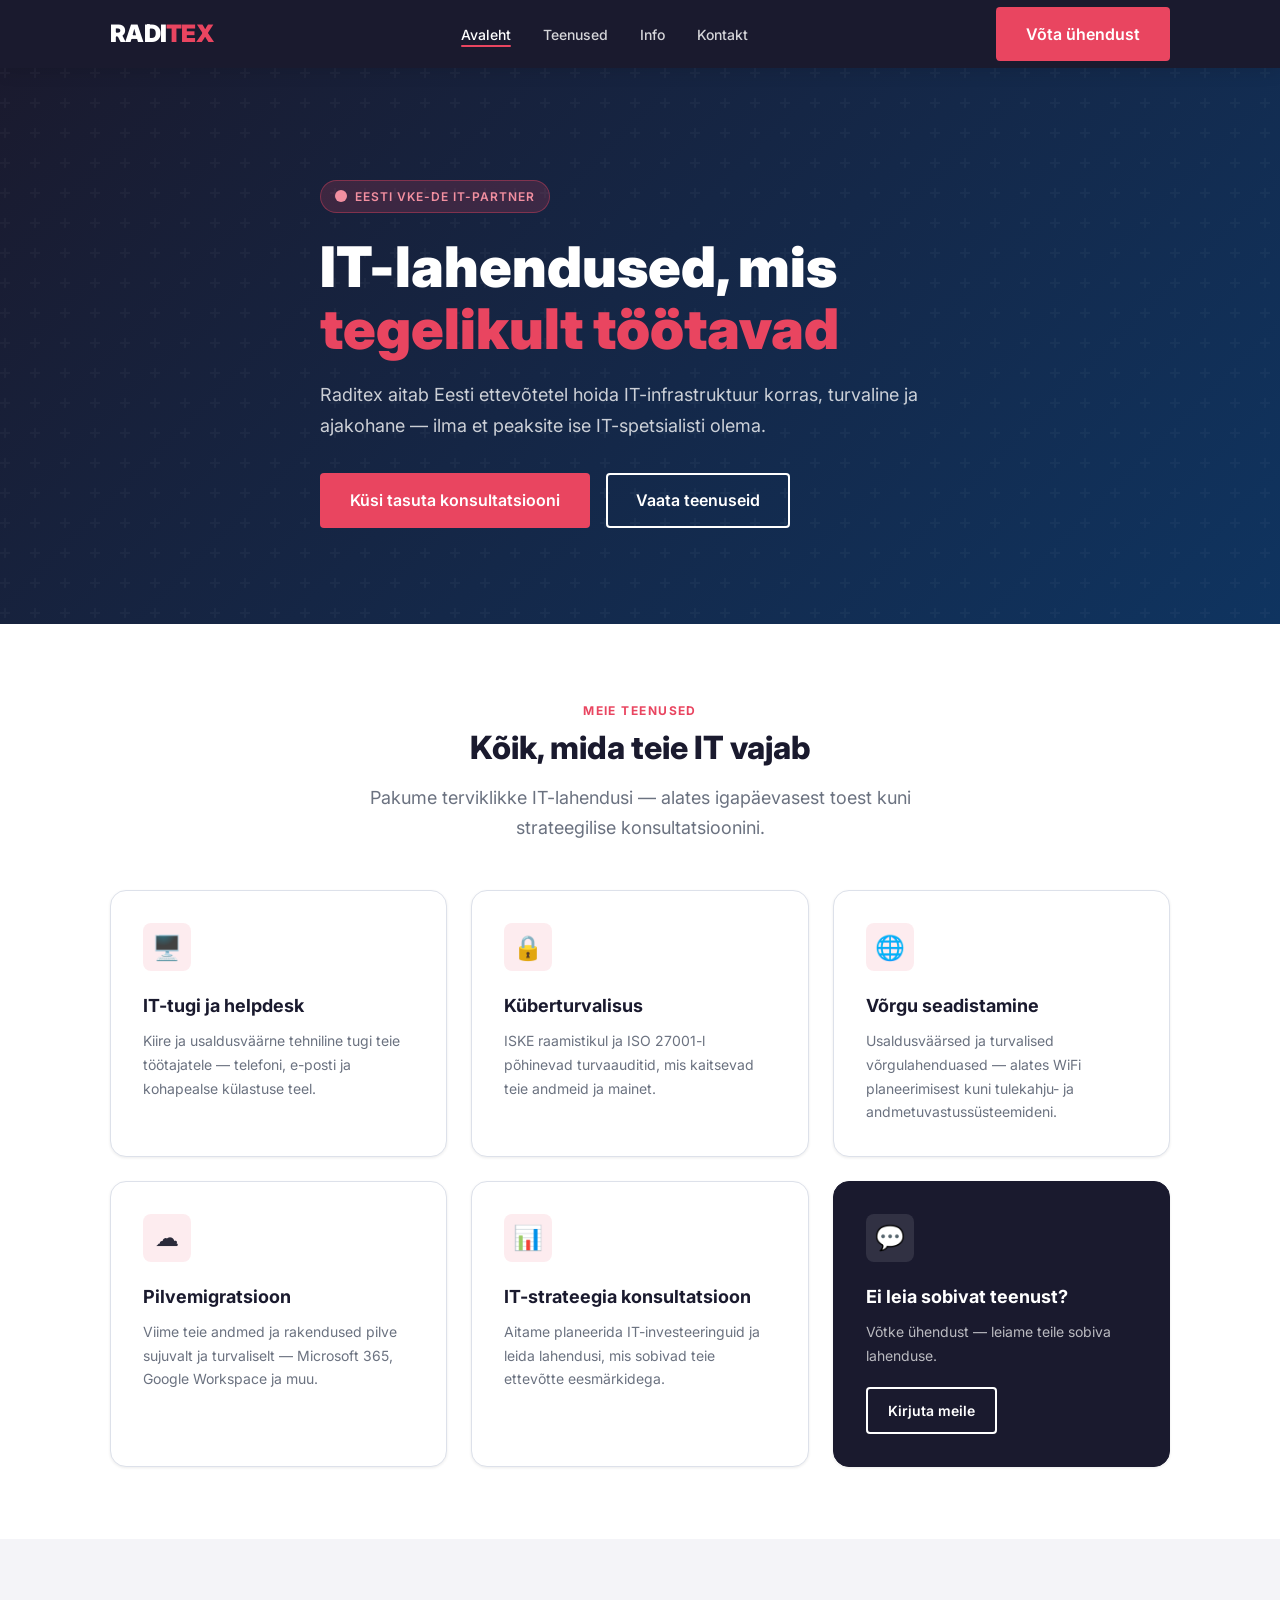
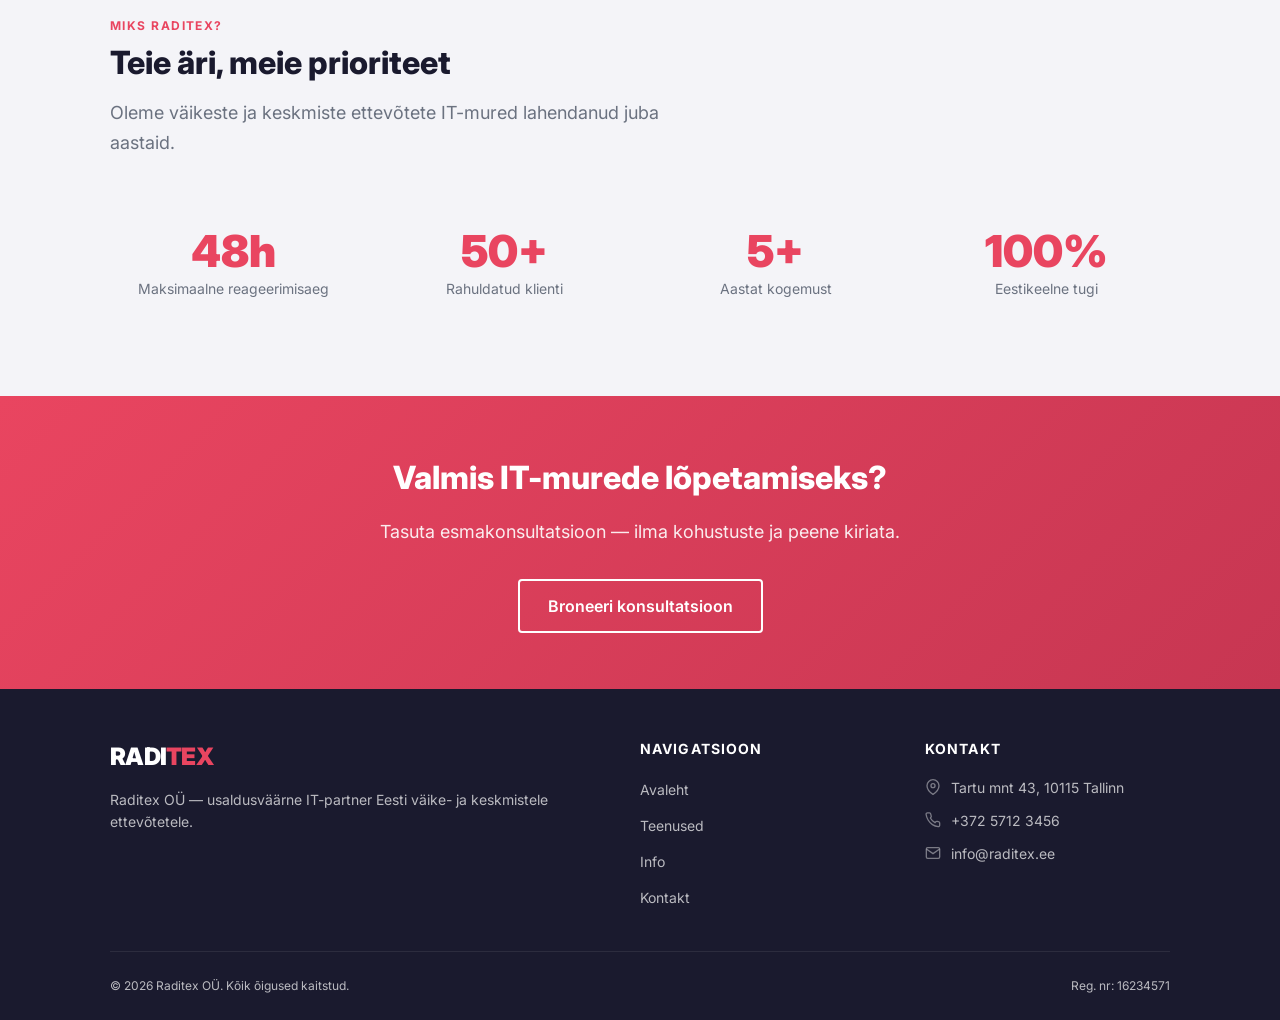
<file: index.html>
<!DOCTYPE html>
<html lang="et">
<head>
  <meta charset="UTF-8" />
  <meta name="viewport" content="width=device-width, initial-scale=1.0" />
  <meta name="description" content="Raditex OÜ — usaldusväärne IT-partner Eesti väike- ja keskmistele ettevõtetele. IT-tugi, küberturvalisus, võrgulahendused ja pilvemigratsioon." />
  <title>Raditex OÜ — Teie IT-partner</title>
  <link rel="preconnect" href="https://fonts.googleapis.com" />
  <link rel="preconnect" href="https://fonts.gstatic.com" crossorigin />
  <link href="https://fonts.googleapis.com/css2?family=Inter:wght@400;500;600;700;800;900&display=swap" rel="stylesheet" />
  <link rel="stylesheet" href="css/style.css" />
</head>
<body>

  <!-- ===== Navigation ===== -->
  <header>
    <nav class="nav" aria-label="Peamine navigatsioon">
      <div class="container nav__inner">
        <a href="index.html" class="nav__logo" aria-label="Raditex avaleht">RADI<span>TEX</span></a>

        <ul class="nav__links" role="list">
          <li><a href="index.html">Avaleht</a></li>
          <li><a href="teenused.html">Teenused</a></li>
          <li><a href="info.html">Info</a></li>
          <li><a href="kontakt.html">Kontakt</a></li>
        </ul>

        <a href="kontakt.html" class="btn btn-primary nav__cta">Võta ühendust</a>

        <button class="nav__hamburger" aria-label="Ava menüü" aria-expanded="false" aria-controls="mobile-menu">
          <span></span><span></span><span></span>
        </button>
      </div>

      <nav class="nav__mobile" id="mobile-menu" aria-label="Mobiilne navigatsioon">
        <a href="index.html">Avaleht</a>
        <a href="teenused.html">Teenused</a>
        <a href="info.html">Info</a>
        <a href="kontakt.html">Kontakt</a>
        <a href="kontakt.html" class="btn btn-primary">Võta ühendust</a>
      </nav>
    </nav>
  </header>

  <main>

    <!-- ===== Hero ===== -->
    <section class="hero" aria-labelledby="hero-title">
      <div class="container hero__content">
        <div class="hero__badge">
          <svg width="12" height="12" viewBox="0 0 12 12" fill="currentColor" aria-hidden="true"><circle cx="6" cy="6" r="6"/></svg>
          Eesti VKE-de IT-partner
        </div>
        <h1 class="hero__title" id="hero-title">
          IT-lahendused, mis <em>tegelikult töötavad</em>
        </h1>
        <p class="hero__desc">
          Raditex aitab Eesti ettevõtetel hoida IT-infrastruktuur korras, turvaline ja ajakohane — ilma et peaksite ise IT-spetsialisti olema.
        </p>
        <div class="hero__actions">
          <a href="kontakt.html" class="btn btn-primary">Küsi tasuta konsultatsiooni</a>
          <a href="teenused.html" class="btn btn-outline">Vaata teenuseid</a>
        </div>
      </div>
    </section>

    <!-- ===== Services overview ===== -->
    <section class="section" aria-labelledby="services-heading">
      <div class="container">
        <div class="section__header section__header--center">
          <span class="section-label">Meie teenused</span>
          <h2 class="section-title" id="services-heading">Kõik, mida teie IT vajab</h2>
          <p class="section-subtitle">Pakume terviklikke IT-lahendusi — alates igapäevasest toest kuni strateegilise konsultatsioonini.</p>
        </div>

        <div class="grid-3">
          <article class="card">
            <div class="card__icon" aria-hidden="true">🖥️</div>
            <h3 class="card__title">IT-tugi ja helpdesk</h3>
            <p class="card__text">Kiire ja usaldusväärne tehniline tugi teie töötajatele — telefoni, e-posti ja kohapealse külastuse teel.</p>
          </article>

          <article class="card">
            <div class="card__icon" aria-hidden="true">🔒</div>
            <h3 class="card__title">Küberturvalisus</h3>
            <p class="card__text">ISKE raamistikul ja ISO 27001-l põhinevad turvaauditid, mis kaitsevad teie andmeid ja mainet.</p>
          </article>

          <article class="card">
            <div class="card__icon" aria-hidden="true">🌐</div>
            <h3 class="card__title">Võrgu seadistamine</h3>
            <p class="card__text">Usaldusväärsed ja turvalised võrgulahenduased — alates WiFi planeerimisest kuni tulekahju- ja andmetuvastussüsteemideni.</p>
          </article>

          <article class="card">
            <div class="card__icon" aria-hidden="true">☁️</div>
            <h3 class="card__title">Pilvemigratsioon</h3>
            <p class="card__text">Viime teie andmed ja rakendused pilve sujuvalt ja turvaliselt — Microsoft 365, Google Workspace ja muu.</p>
          </article>

          <article class="card">
            <div class="card__icon" aria-hidden="true">📊</div>
            <h3 class="card__title">IT-strateegia konsultatsioon</h3>
            <p class="card__text">Aitame planeerida IT-investeeringuid ja leida lahendusi, mis sobivad teie ettevõtte eesmärkidega.</p>
          </article>

          <article class="card" style="background: var(--color-primary); border-color: var(--color-primary);">
            <div class="card__icon" style="background: rgba(255,255,255,0.1);" aria-hidden="true">💬</div>
            <h3 class="card__title" style="color: var(--color-white);">Ei leia sobivat teenust?</h3>
            <p class="card__text" style="color: rgba(255,255,255,0.7);">Võtke ühendust — leiame teile sobiva lahenduse.</p>
            <a href="kontakt.html" class="btn btn-outline" style="margin-top: 1.25rem; font-size: 0.875rem; padding: 0.6rem 1.25rem;">Kirjuta meile</a>
          </article>
        </div>
      </div>
    </section>

    <!-- ===== Why us ===== -->
    <section class="section section--light" aria-labelledby="why-heading">
      <div class="container">
        <div class="section__header">
          <span class="section-label">Miks Raditex?</span>
          <h2 class="section-title" id="why-heading">Teie äri, meie prioriteet</h2>
          <p class="section-subtitle">Oleme väikeste ja keskmiste ettevõtete IT-mured lahendanud juba aastaid.</p>
        </div>

        <div class="stats">
          <div class="stat">
            <span class="stat__number">48h</span>
            <p class="stat__label">Maksimaalne reageerimisaeg</p>
          </div>
          <div class="stat">
            <span class="stat__number">50+</span>
            <p class="stat__label">Rahuldatud klienti</p>
          </div>
          <div class="stat">
            <span class="stat__number">5+</span>
            <p class="stat__label">Aastat kogemust</p>
          </div>
          <div class="stat">
            <span class="stat__number">100%</span>
            <p class="stat__label">Eestikeelne tugi</p>
          </div>
        </div>
      </div>
    </section>

    <!-- ===== CTA ===== -->
    <section class="cta-banner" aria-labelledby="cta-heading">
      <div class="container">
        <h2 class="cta-banner__title" id="cta-heading">Valmis IT-murede lõpetamiseks?</h2>
        <p class="cta-banner__text">Tasuta esmakonsultatsioon — ilma kohustuste ja peene kiriata.</p>
        <a href="kontakt.html" class="btn btn-outline">Broneeri konsultatsioon</a>
      </div>
    </section>

  </main>

  <!-- ===== Footer ===== -->
  <footer class="footer" aria-label="Jalus">
    <div class="container">
      <div class="footer__grid">
        <div>
          <div class="footer__logo">RADI<span>TEX</span></div>
          <p class="footer__tagline">Raditex OÜ — usaldusväärne IT-partner Eesti väike- ja keskmistele ettevõtetele.</p>
        </div>

        <div>
          <p class="footer__heading">Navigatsioon</p>
          <ul class="footer__links">
            <li><a href="index.html">Avaleht</a></li>
            <li><a href="teenused.html">Teenused</a></li>
            <li><a href="info.html">Info</a></li>
            <li><a href="kontakt.html">Kontakt</a></li>
          </ul>
        </div>

        <div>
          <p class="footer__heading">Kontakt</p>
          <div class="footer__contact-item">
            <svg width="16" height="16" viewBox="0 0 24 24" fill="none" stroke="currentColor" stroke-width="2" aria-hidden="true"><path d="M21 10c0 7-9 13-9 13s-9-6-9-13a9 9 0 0 1 18 0z"/><circle cx="12" cy="10" r="3"/></svg>
            <span>Tartu mnt 43, 10115 Tallinn</span>
          </div>
          <div class="footer__contact-item">
            <svg width="16" height="16" viewBox="0 0 24 24" fill="none" stroke="currentColor" stroke-width="2" aria-hidden="true"><path d="M22 16.92v3a2 2 0 0 1-2.18 2 19.79 19.79 0 0 1-8.63-3.07A19.5 19.5 0 0 1 4.69 12a19.79 19.79 0 0 1-3.07-8.67A2 2 0 0 1 3.6 1.27h3a2 2 0 0 1 2 1.72 12.84 12.84 0 0 0 .7 2.81 2 2 0 0 1-.45 2.11L8.09 9a16 16 0 0 0 6.91 6.91l1.27-1.27a2 2 0 0 1 2.11-.45 12.84 12.84 0 0 0 2.81.7A2 2 0 0 1 22 16.92z"/></svg>
            <span>+372 5712 3456</span>
          </div>
          <div class="footer__contact-item">
            <svg width="16" height="16" viewBox="0 0 24 24" fill="none" stroke="currentColor" stroke-width="2" aria-hidden="true"><path d="M4 4h16c1.1 0 2 .9 2 2v12c0 1.1-.9 2-2 2H4c-1.1 0-2-.9-2-2V6c0-1.1.9-2 2-2z"/><polyline points="22,6 12,13 2,6"/></svg>
            <span>info@raditex.ee</span>
          </div>
        </div>
      </div>

      <div class="footer__bottom">
        <span>© 2026 Raditex OÜ. Kõik õigused kaitstud.</span>
        <span>Reg. nr: 16234571</span>
      </div>
    </div>
  </footer>

  <script src="js/main.js"></script>
</body>
</html>
</file>
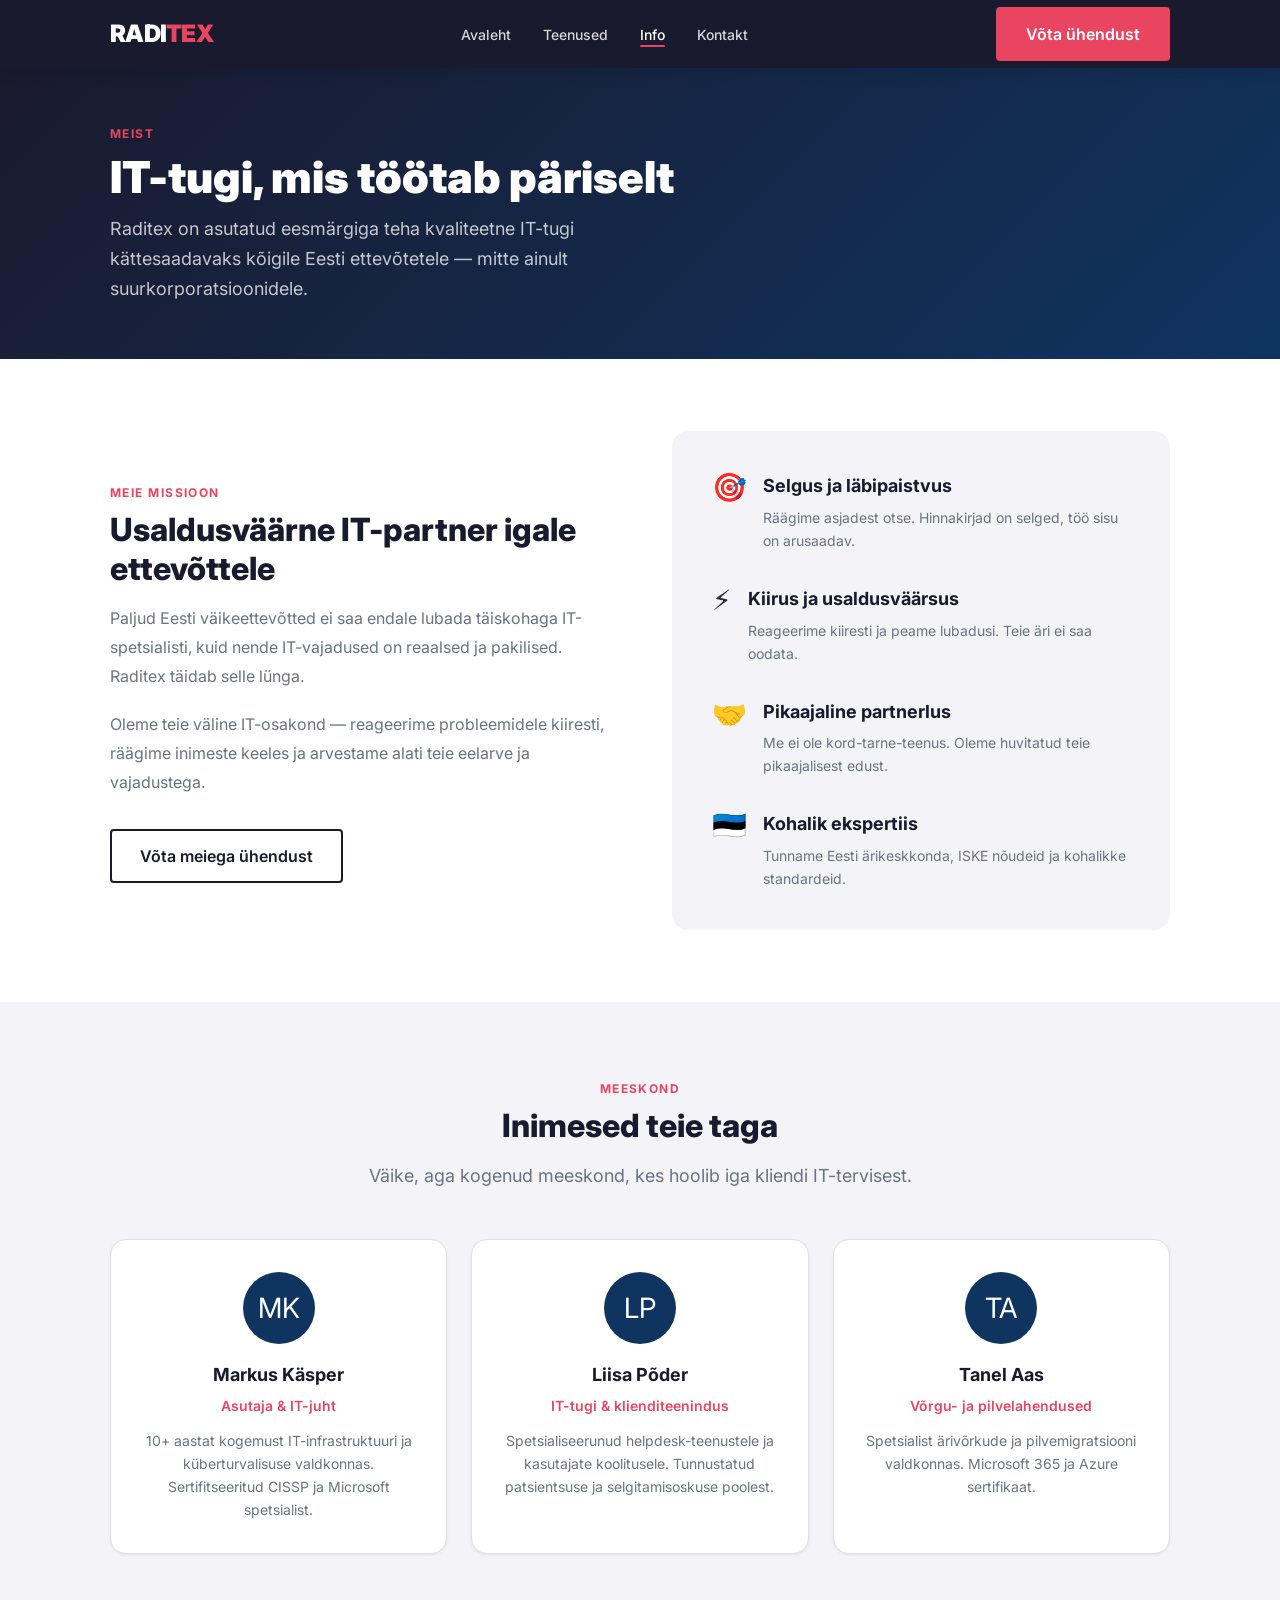
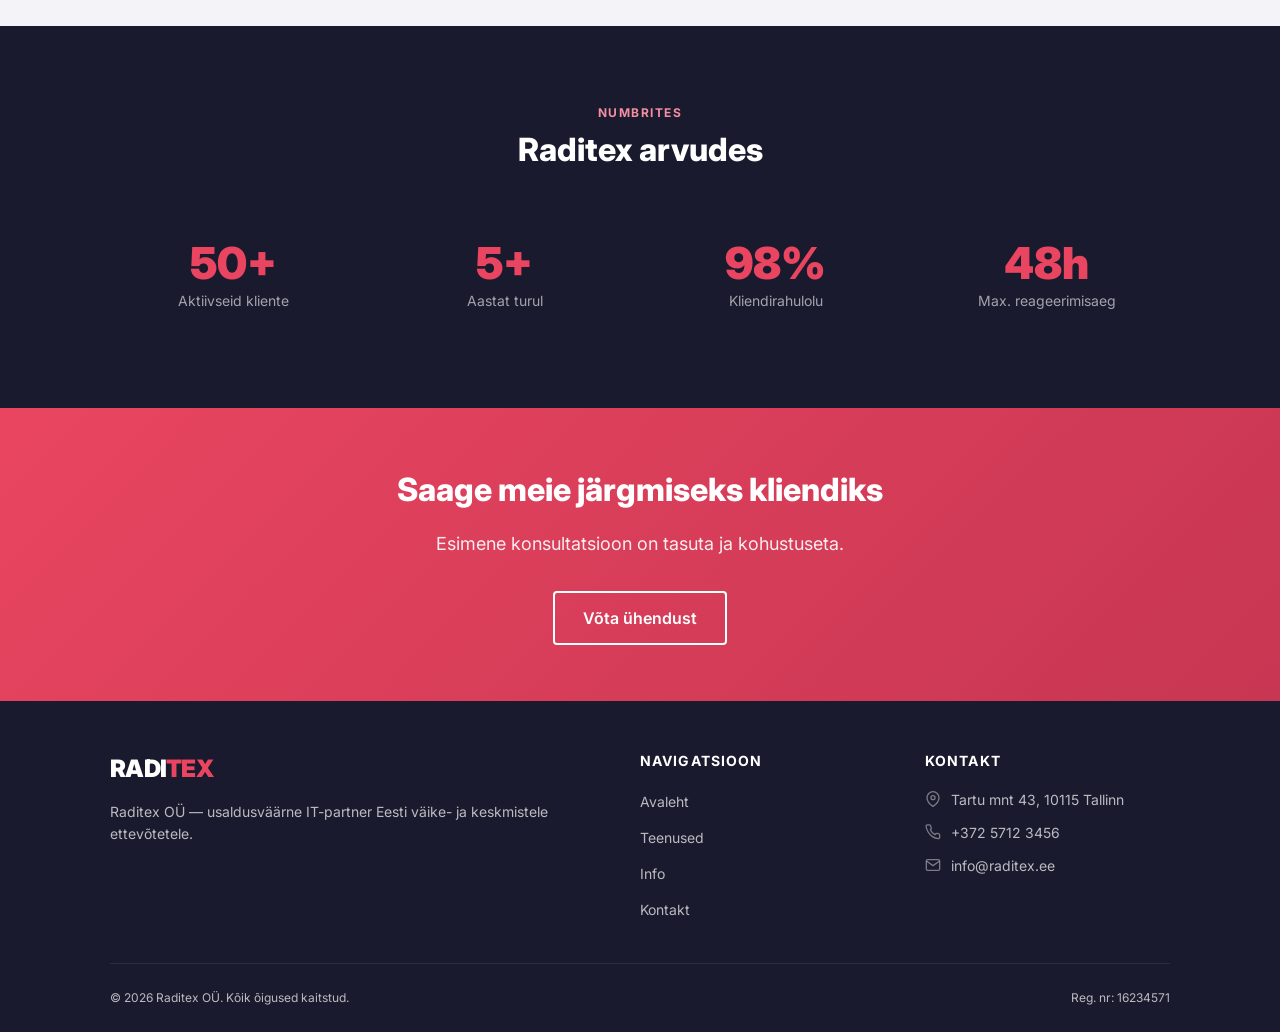
<file: info.html>
<!DOCTYPE html>
<html lang="et">
<head>
  <meta charset="UTF-8" />
  <meta name="viewport" content="width=device-width, initial-scale=1.0" />
  <meta name="description" content="Raditex OÜ — kes me oleme, meie missioon ja väärtused. IT-konsultatsiooniettevõte Eesti väike- ja keskmistele ettevõtetele." />
  <title>Info — Raditex OÜ</title>
  <link rel="preconnect" href="https://fonts.googleapis.com" />
  <link rel="preconnect" href="https://fonts.gstatic.com" crossorigin />
  <link href="https://fonts.googleapis.com/css2?family=Inter:wght@400;500;600;700;800;900&display=swap" rel="stylesheet" />
  <link rel="stylesheet" href="css/style.css" />
</head>
<body>

  <!-- ===== Navigation ===== -->
  <header>
    <nav class="nav" aria-label="Peamine navigatsioon">
      <div class="container nav__inner">
        <a href="index.html" class="nav__logo" aria-label="Raditex avaleht">RADI<span>TEX</span></a>

        <ul class="nav__links" role="list">
          <li><a href="index.html">Avaleht</a></li>
          <li><a href="teenused.html">Teenused</a></li>
          <li><a href="info.html">Info</a></li>
          <li><a href="kontakt.html">Kontakt</a></li>
        </ul>

        <a href="kontakt.html" class="btn btn-primary nav__cta">Võta ühendust</a>

        <button class="nav__hamburger" aria-label="Ava menüü" aria-expanded="false" aria-controls="mobile-menu">
          <span></span><span></span><span></span>
        </button>
      </div>

      <nav class="nav__mobile" id="mobile-menu" aria-label="Mobiilne navigatsioon">
        <a href="index.html">Avaleht</a>
        <a href="teenused.html">Teenused</a>
        <a href="info.html">Info</a>
        <a href="kontakt.html">Kontakt</a>
        <a href="kontakt.html" class="btn btn-primary">Võta ühendust</a>
      </nav>
    </nav>
  </header>

  <main>

    <!-- ===== Page Hero ===== -->
    <section class="page-hero" aria-labelledby="page-title">
      <div class="container">
        <p class="page-hero__label">Meist</p>
        <h1 class="page-hero__title" id="page-title">IT-tugi, mis töötab päriselt</h1>
        <p class="page-hero__desc">Raditex on asutatud eesmärgiga teha kvaliteetne IT-tugi kättesaadavaks kõigile Eesti ettevõtetele — mitte ainult suurkorporatsioonidele.</p>
      </div>
    </section>

    <!-- ===== Mission ===== -->
    <section class="section" aria-labelledby="mission-heading">
      <div class="container">
        <div class="grid-2" style="align-items: center; gap: 4rem;">
          <div>
            <span class="section-label">Meie missioon</span>
            <h2 class="section-title" id="mission-heading">Usaldusväärne IT-partner igale ettevõttele</h2>
            <p style="color: var(--color-muted); line-height: 1.8; margin-bottom: 1.25rem;">
              Paljud Eesti väikeettevõtted ei saa endale lubada täiskohaga IT-spetsialisti, kuid nende IT-vajadused on reaalsed ja pakilised. Raditex täidab selle lünga.
            </p>
            <p style="color: var(--color-muted); line-height: 1.8; margin-bottom: 2rem;">
              Oleme teie väline IT-osakond — reageerime probleemidele kiiresti, räägime inimeste keeles ja arvestame alati teie eelarve ja vajadustega.
            </p>
            <a href="kontakt.html" class="btn btn-outline-dark">Võta meiega ühendust</a>
          </div>

          <div style="background: var(--color-light); border-radius: var(--radius-lg); padding: 2.5rem;">
            <div class="value-item">
              <div class="value-item__icon" aria-hidden="true">🎯</div>
              <div>
                <h3 class="value-item__title">Selgus ja läbipaistvus</h3>
                <p class="value-item__text">Räägime asjadest otse. Hinnakirjad on selged, töö sisu on arusaadav.</p>
              </div>
            </div>
            <div class="value-item">
              <div class="value-item__icon" aria-hidden="true">⚡</div>
              <div>
                <h3 class="value-item__title">Kiirus ja usaldusväärsus</h3>
                <p class="value-item__text">Reageerime kiiresti ja peame lubadusi. Teie äri ei saa oodata.</p>
              </div>
            </div>
            <div class="value-item">
              <div class="value-item__icon" aria-hidden="true">🤝</div>
              <div>
                <h3 class="value-item__title">Pikaajaline partnerlus</h3>
                <p class="value-item__text">Me ei ole kord-tarne-teenus. Oleme huvitatud teie pikaajalisest edust.</p>
              </div>
            </div>
            <div class="value-item" style="margin-bottom: 0;">
              <div class="value-item__icon" aria-hidden="true">🇪🇪</div>
              <div>
                <h3 class="value-item__title">Kohalik ekspertiis</h3>
                <p class="value-item__text">Tunname Eesti ärikeskkonda, ISKE nõudeid ja kohalikke standardeid.</p>
              </div>
            </div>
          </div>
        </div>
      </div>
    </section>

    <!-- ===== Team ===== -->
    <section class="section section--light" aria-labelledby="team-heading">
      <div class="container">
        <div class="section__header section__header--center">
          <span class="section-label">Meeskond</span>
          <h2 class="section-title" id="team-heading">Inimesed teie taga</h2>
          <p class="section-subtitle">Väike, aga kogenud meeskond, kes hoolib iga kliendi IT-tervisest.</p>
        </div>

        <div class="grid-3">
          <article class="team-card">
            <div class="team-card__avatar" aria-hidden="true">MK</div>
            <h3 class="team-card__name">Markus Käsper</h3>
            <p class="team-card__role">Asutaja & IT-juht</p>
            <p class="team-card__bio">10+ aastat kogemust IT-infrastruktuuri ja küberturvalisuse valdkonnas. Sertifitseeritud CISSP ja Microsoft spetsialist.</p>
          </article>

          <article class="team-card">
            <div class="team-card__avatar" aria-hidden="true">LP</div>
            <h3 class="team-card__name">Liisa Põder</h3>
            <p class="team-card__role">IT-tugi & klienditeenindus</p>
            <p class="team-card__bio">Spetsialiseerunud helpdesk-teenustele ja kasutajate koolitusele. Tunnustatud patsientsuse ja selgitamisoskuse poolest.</p>
          </article>

          <article class="team-card">
            <div class="team-card__avatar" aria-hidden="true">TA</div>
            <h3 class="team-card__name">Tanel Aas</h3>
            <p class="team-card__role">Võrgu- ja pilvelahendused</p>
            <p class="team-card__bio">Spetsialist ärivõrkude ja pilvemigratsiooni valdkonnas. Microsoft 365 ja Azure sertifikaat.</p>
          </article>
        </div>
      </div>
    </section>

    <!-- ===== Stats ===== -->
    <section class="section section--dark" aria-labelledby="stats-heading">
      <div class="container">
        <div class="section__header section__header--center">
          <span class="section-label" style="color: #f28fa0;">Numbrites</span>
          <h2 class="section-title" id="stats-heading" style="color: var(--color-white);">Raditex arvudes</h2>
        </div>

        <div class="stats">
          <div class="stat">
            <span class="stat__number">50+</span>
            <p class="stat__label" style="color: rgba(255,255,255,0.6);">Aktiivseid kliente</p>
          </div>
          <div class="stat">
            <span class="stat__number">5+</span>
            <p class="stat__label" style="color: rgba(255,255,255,0.6);">Aastat turul</p>
          </div>
          <div class="stat">
            <span class="stat__number">98%</span>
            <p class="stat__label" style="color: rgba(255,255,255,0.6);">Kliendirahulolu</p>
          </div>
          <div class="stat">
            <span class="stat__number">48h</span>
            <p class="stat__label" style="color: rgba(255,255,255,0.6);">Max. reageerimisaeg</p>
          </div>
        </div>
      </div>
    </section>

    <!-- ===== CTA ===== -->
    <section class="cta-banner" aria-labelledby="cta-heading">
      <div class="container">
        <h2 class="cta-banner__title" id="cta-heading">Saage meie järgmiseks kliendiks</h2>
        <p class="cta-banner__text">Esimene konsultatsioon on tasuta ja kohustuseta.</p>
        <a href="kontakt.html" class="btn btn-outline">Võta ühendust</a>
      </div>
    </section>

  </main>

  <!-- ===== Footer ===== -->
  <footer class="footer" aria-label="Jalus">
    <div class="container">
      <div class="footer__grid">
        <div>
          <div class="footer__logo">RADI<span>TEX</span></div>
          <p class="footer__tagline">Raditex OÜ — usaldusväärne IT-partner Eesti väike- ja keskmistele ettevõtetele.</p>
        </div>

        <div>
          <p class="footer__heading">Navigatsioon</p>
          <ul class="footer__links">
            <li><a href="index.html">Avaleht</a></li>
            <li><a href="teenused.html">Teenused</a></li>
            <li><a href="info.html">Info</a></li>
            <li><a href="kontakt.html">Kontakt</a></li>
          </ul>
        </div>

        <div>
          <p class="footer__heading">Kontakt</p>
          <div class="footer__contact-item">
            <svg width="16" height="16" viewBox="0 0 24 24" fill="none" stroke="currentColor" stroke-width="2" aria-hidden="true"><path d="M21 10c0 7-9 13-9 13s-9-6-9-13a9 9 0 0 1 18 0z"/><circle cx="12" cy="10" r="3"/></svg>
            <span>Tartu mnt 43, 10115 Tallinn</span>
          </div>
          <div class="footer__contact-item">
            <svg width="16" height="16" viewBox="0 0 24 24" fill="none" stroke="currentColor" stroke-width="2" aria-hidden="true"><path d="M22 16.92v3a2 2 0 0 1-2.18 2 19.79 19.79 0 0 1-8.63-3.07A19.5 19.5 0 0 1 4.69 12a19.79 19.79 0 0 1-3.07-8.67A2 2 0 0 1 3.6 1.27h3a2 2 0 0 1 2 1.72 12.84 12.84 0 0 0 .7 2.81 2 2 0 0 1-.45 2.11L8.09 9a16 16 0 0 0 6.91 6.91l1.27-1.27a2 2 0 0 1 2.11-.45 12.84 12.84 0 0 0 2.81.7A2 2 0 0 1 22 16.92z"/></svg>
            <span>+372 5712 3456</span>
          </div>
          <div class="footer__contact-item">
            <svg width="16" height="16" viewBox="0 0 24 24" fill="none" stroke="currentColor" stroke-width="2" aria-hidden="true"><path d="M4 4h16c1.1 0 2 .9 2 2v12c0 1.1-.9 2-2 2H4c-1.1 0-2-.9-2-2V6c0-1.1.9-2 2-2z"/><polyline points="22,6 12,13 2,6"/></svg>
            <span>info@raditex.ee</span>
          </div>
        </div>
      </div>

      <div class="footer__bottom">
        <span>© 2026 Raditex OÜ. Kõik õigused kaitstud.</span>
        <span>Reg. nr: 16234571</span>
      </div>
    </div>
  </footer>

  <script src="js/main.js"></script>
</body>
</html>
</file>
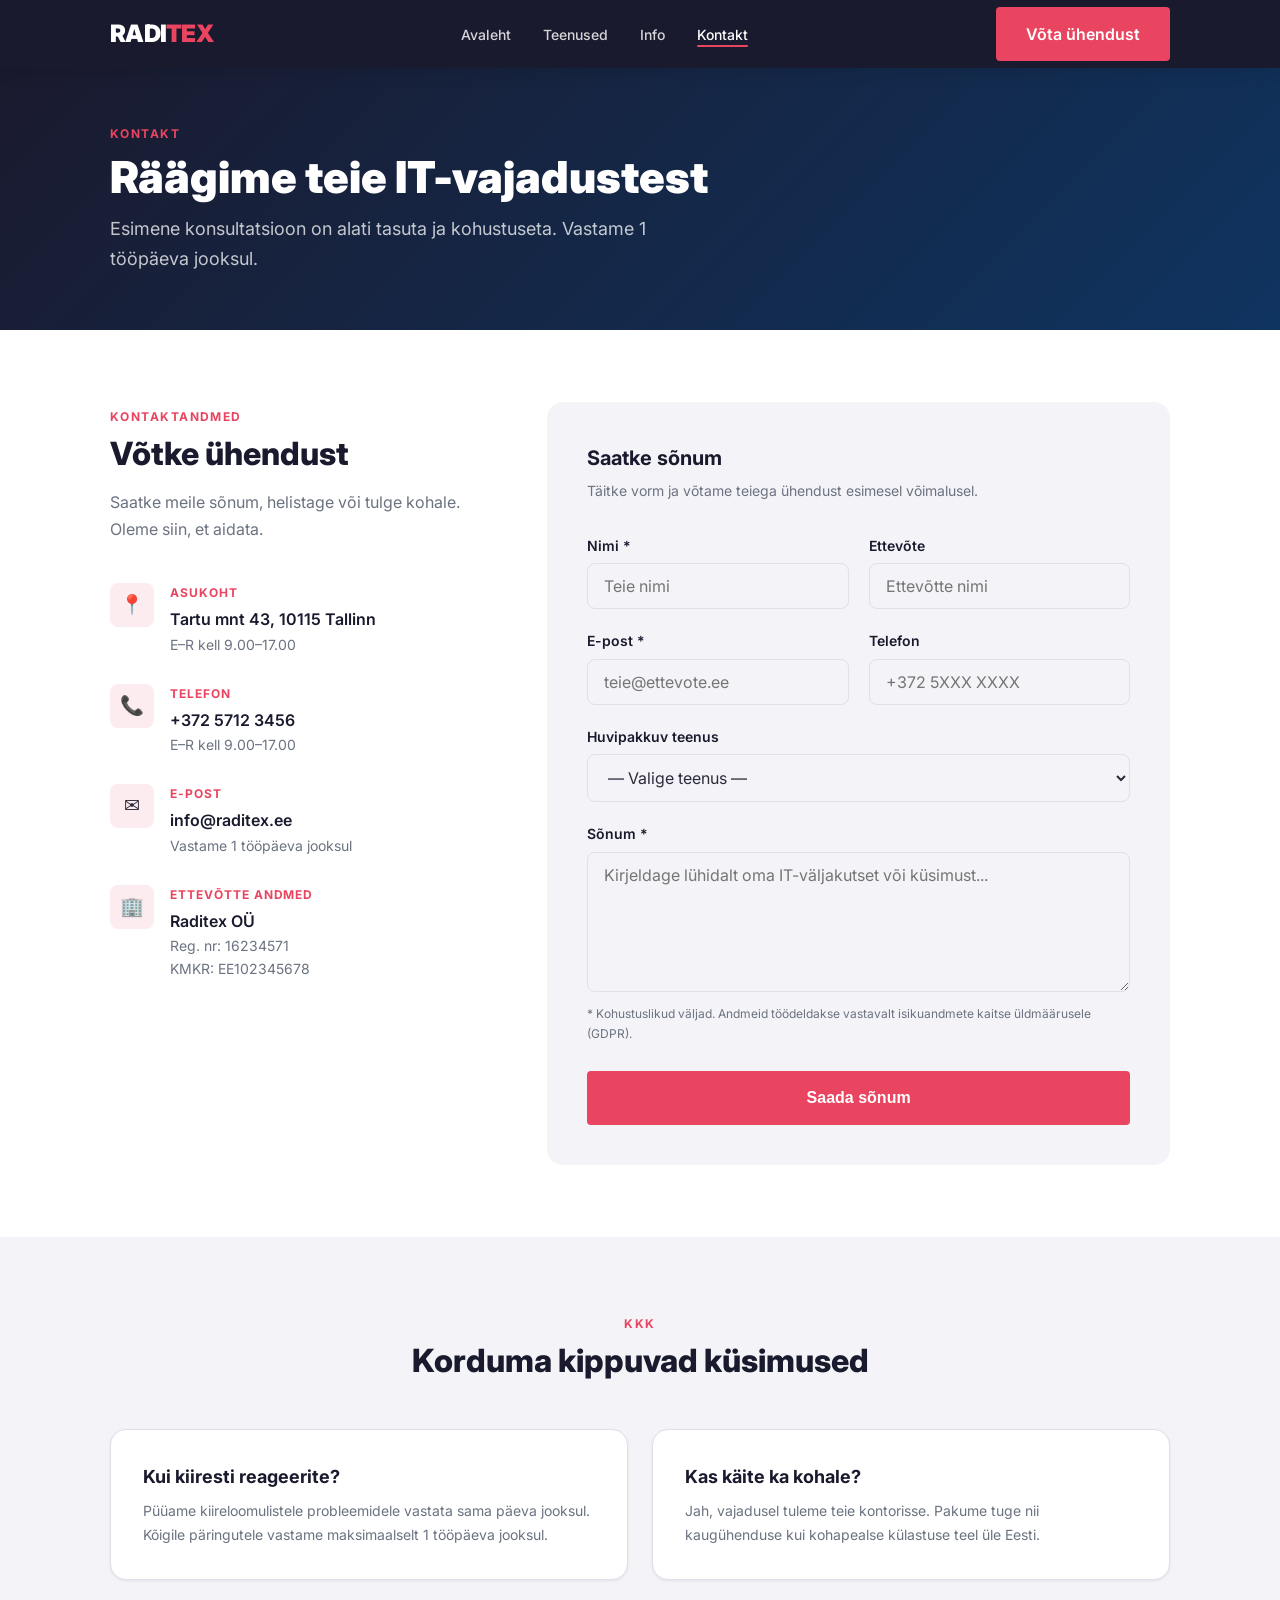
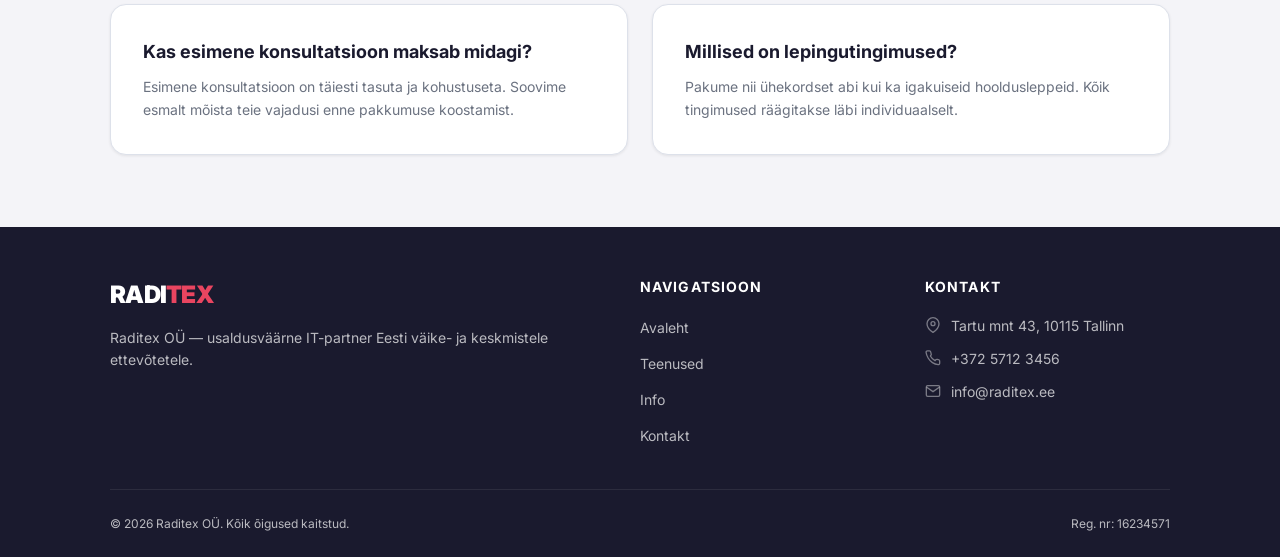
<file: kontakt.html>
<!DOCTYPE html>
<html lang="et">
<head>
  <meta charset="UTF-8" />
  <meta name="viewport" content="width=device-width, initial-scale=1.0" />
  <meta name="description" content="Võtke Raditex OÜ-ga ühendust — IT-tugi Eesti ettevõtetele. Kirjutage meile või helistage." />
  <title>Kontakt — Raditex OÜ</title>
  <link rel="preconnect" href="https://fonts.googleapis.com" />
  <link rel="preconnect" href="https://fonts.gstatic.com" crossorigin />
  <link href="https://fonts.googleapis.com/css2?family=Inter:wght@400;500;600;700;800;900&display=swap" rel="stylesheet" />
  <link rel="stylesheet" href="css/style.css" />
</head>
<body>

  <!-- ===== Navigation ===== -->
  <header>
    <nav class="nav" aria-label="Peamine navigatsioon">
      <div class="container nav__inner">
        <a href="index.html" class="nav__logo" aria-label="Raditex avaleht">RADI<span>TEX</span></a>

        <ul class="nav__links" role="list">
          <li><a href="index.html">Avaleht</a></li>
          <li><a href="teenused.html">Teenused</a></li>
          <li><a href="info.html">Info</a></li>
          <li><a href="kontakt.html">Kontakt</a></li>
        </ul>

        <a href="kontakt.html" class="btn btn-primary nav__cta">Võta ühendust</a>

        <button class="nav__hamburger" aria-label="Ava menüü" aria-expanded="false" aria-controls="mobile-menu">
          <span></span><span></span><span></span>
        </button>
      </div>

      <nav class="nav__mobile" id="mobile-menu" aria-label="Mobiilne navigatsioon">
        <a href="index.html">Avaleht</a>
        <a href="teenused.html">Teenused</a>
        <a href="info.html">Info</a>
        <a href="kontakt.html">Kontakt</a>
        <a href="kontakt.html" class="btn btn-primary">Võta ühendust</a>
      </nav>
    </nav>
  </header>

  <main>

    <!-- ===== Page Hero ===== -->
    <section class="page-hero" aria-labelledby="page-title">
      <div class="container">
        <p class="page-hero__label">Kontakt</p>
        <h1 class="page-hero__title" id="page-title">Räägime teie IT-vajadustest</h1>
        <p class="page-hero__desc">Esimene konsultatsioon on alati tasuta ja kohustuseta. Vastame 1 tööpäeva jooksul.</p>
      </div>
    </section>

    <!-- ===== Contact section ===== -->
    <section class="section" aria-labelledby="contact-heading">
      <div class="container">
        <div class="contact-grid">

          <!-- Contact info -->
          <aside aria-label="Kontaktandmed">
            <span class="section-label">Kontaktandmed</span>
            <h2 class="section-title" id="contact-heading">Võtke ühendust</h2>
            <p style="color: var(--color-muted); margin-bottom: 2.5rem; line-height: 1.7;">Saatke meile sõnum, helistage või tulge kohale. Oleme siin, et aidata.</p>

            <div class="contact-info__item">
              <div class="contact-info__icon" aria-hidden="true">📍</div>
              <div>
                <p class="contact-info__label">Asukoht</p>
                <p class="contact-info__value">Tartu mnt 43, 10115 Tallinn</p>
                <p class="contact-info__sub">E–R kell 9.00–17.00</p>
              </div>
            </div>

            <div class="contact-info__item">
              <div class="contact-info__icon" aria-hidden="true">📞</div>
              <div>
                <p class="contact-info__label">Telefon</p>
                <p class="contact-info__value"><a href="tel:+37257123456" style="color: inherit;">+372 5712 3456</a></p>
                <p class="contact-info__sub">E–R kell 9.00–17.00</p>
              </div>
            </div>

            <div class="contact-info__item">
              <div class="contact-info__icon" aria-hidden="true">✉️</div>
              <div>
                <p class="contact-info__label">E-post</p>
                <p class="contact-info__value"><a href="mailto:info@raditex.ee" style="color: inherit;">info@raditex.ee</a></p>
                <p class="contact-info__sub">Vastame 1 tööpäeva jooksul</p>
              </div>
            </div>

            <div class="contact-info__item">
              <div class="contact-info__icon" aria-hidden="true">🏢</div>
              <div>
                <p class="contact-info__label">Ettevõtte andmed</p>
                <p class="contact-info__value">Raditex OÜ</p>
                <p class="contact-info__sub">Reg. nr: 16234571<br>KMKR: EE102345678</p>
              </div>
            </div>
          </aside>

          <!-- Contact form -->
          <div>
            <div style="background: var(--color-light); border-radius: var(--radius-lg); padding: 2.5rem;">
              <h3 style="font-size: 1.25rem; font-weight: 700; color: var(--color-primary); margin-bottom: 0.25rem;">Saatke sõnum</h3>
              <p style="color: var(--color-muted); font-size: 0.875rem; margin-bottom: 2rem;">Täitke vorm ja võtame teiega ühendust esimesel võimalusel.</p>

              <form class="form js-contact-form" novalidate aria-label="Kontaktivorm">
                <div class="form-row">
                  <div class="form-group">
                    <label for="contact-name">Nimi *</label>
                    <input
                      type="text"
                      id="contact-name"
                      name="name"
                      placeholder="Teie nimi"
                      required
                      autocomplete="name"
                    />
                  </div>
                  <div class="form-group">
                    <label for="contact-company">Ettevõte</label>
                    <input
                      type="text"
                      id="contact-company"
                      name="company"
                      placeholder="Ettevõtte nimi"
                      autocomplete="organization"
                    />
                  </div>
                </div>

                <div class="form-row">
                  <div class="form-group">
                    <label for="contact-email">E-post *</label>
                    <input
                      type="email"
                      id="contact-email"
                      name="email"
                      placeholder="teie@ettevote.ee"
                      required
                      autocomplete="email"
                    />
                  </div>
                  <div class="form-group">
                    <label for="contact-phone">Telefon</label>
                    <input
                      type="tel"
                      id="contact-phone"
                      name="phone"
                      placeholder="+372 5XXX XXXX"
                      autocomplete="tel"
                    />
                  </div>
                </div>

                <div class="form-group">
                  <label for="contact-service">Huvipakkuv teenus</label>
                  <select id="contact-service" name="service">
                    <option value="">— Valige teenus —</option>
                    <option value="it-tugi">IT-tugi ja helpdesk</option>
                    <option value="kyberturvalisus">Küberturvalisus</option>
                    <option value="vork">Võrgu seadistamine</option>
                    <option value="pilv">Pilvemigratsioon</option>
                    <option value="strateegia">IT-strateegia konsultatsioon</option>
                    <option value="muu">Muu / ei tea veel</option>
                  </select>
                </div>

                <div class="form-group">
                  <label for="contact-message">Sõnum *</label>
                  <textarea
                    id="contact-message"
                    name="message"
                    placeholder="Kirjeldage lühidalt oma IT-väljakutset või küsimust..."
                    required
                  ></textarea>
                </div>

                <p class="form-note">* Kohustuslikud väljad. Andmeid töödeldakse vastavalt isikuandmete kaitse üldmäärusele (GDPR).</p>

                <button type="submit" class="btn btn-primary" style="width: 100%; margin-top: 0.5rem; padding: 1rem;">
                  Saada sõnum
                </button>
              </form>
            </div>
          </div>

        </div>
      </div>
    </section>

    <!-- ===== FAQ ===== -->
    <section class="section section--light" aria-labelledby="faq-heading">
      <div class="container">
        <div class="section__header section__header--center">
          <span class="section-label">KKK</span>
          <h2 class="section-title" id="faq-heading">Korduma kippuvad küsimused</h2>
        </div>

        <div class="grid-2">
          <article class="card">
            <h3 class="card__title">Kui kiiresti reageerite?</h3>
            <p class="card__text">Püüame kiireloomulistele probleemidele vastata sama päeva jooksul. Kõigile päringutele vastame maksimaalselt 1 tööpäeva jooksul.</p>
          </article>

          <article class="card">
            <h3 class="card__title">Kas käite ka kohale?</h3>
            <p class="card__text">Jah, vajadusel tuleme teie kontorisse. Pakume tuge nii kaugühenduse kui kohapealse külastuse teel üle Eesti.</p>
          </article>

          <article class="card">
            <h3 class="card__title">Kas esimene konsultatsioon maksab midagi?</h3>
            <p class="card__text">Esimene konsultatsioon on täiesti tasuta ja kohustuseta. Soovime esmalt mõista teie vajadusi enne pakkumuse koostamist.</p>
          </article>

          <article class="card">
            <h3 class="card__title">Millised on lepingutingimused?</h3>
            <p class="card__text">Pakume nii ühekordset abi kui ka igakuiseid hooldusleppeid. Kõik tingimused räägitakse läbi individuaalselt.</p>
          </article>
        </div>
      </div>
    </section>

  </main>

  <!-- ===== Footer ===== -->
  <footer class="footer" aria-label="Jalus">
    <div class="container">
      <div class="footer__grid">
        <div>
          <div class="footer__logo">RADI<span>TEX</span></div>
          <p class="footer__tagline">Raditex OÜ — usaldusväärne IT-partner Eesti väike- ja keskmistele ettevõtetele.</p>
        </div>

        <div>
          <p class="footer__heading">Navigatsioon</p>
          <ul class="footer__links">
            <li><a href="index.html">Avaleht</a></li>
            <li><a href="teenused.html">Teenused</a></li>
            <li><a href="info.html">Info</a></li>
            <li><a href="kontakt.html">Kontakt</a></li>
          </ul>
        </div>

        <div>
          <p class="footer__heading">Kontakt</p>
          <div class="footer__contact-item">
            <svg width="16" height="16" viewBox="0 0 24 24" fill="none" stroke="currentColor" stroke-width="2" aria-hidden="true"><path d="M21 10c0 7-9 13-9 13s-9-6-9-13a9 9 0 0 1 18 0z"/><circle cx="12" cy="10" r="3"/></svg>
            <span>Tartu mnt 43, 10115 Tallinn</span>
          </div>
          <div class="footer__contact-item">
            <svg width="16" height="16" viewBox="0 0 24 24" fill="none" stroke="currentColor" stroke-width="2" aria-hidden="true"><path d="M22 16.92v3a2 2 0 0 1-2.18 2 19.79 19.79 0 0 1-8.63-3.07A19.5 19.5 0 0 1 4.69 12a19.79 19.79 0 0 1-3.07-8.67A2 2 0 0 1 3.6 1.27h3a2 2 0 0 1 2 1.72 12.84 12.84 0 0 0 .7 2.81 2 2 0 0 1-.45 2.11L8.09 9a16 16 0 0 0 6.91 6.91l1.27-1.27a2 2 0 0 1 2.11-.45 12.84 12.84 0 0 0 2.81.7A2 2 0 0 1 22 16.92z"/></svg>
            <span>+372 5712 3456</span>
          </div>
          <div class="footer__contact-item">
            <svg width="16" height="16" viewBox="0 0 24 24" fill="none" stroke="currentColor" stroke-width="2" aria-hidden="true"><path d="M4 4h16c1.1 0 2 .9 2 2v12c0 1.1-.9 2-2 2H4c-1.1 0-2-.9-2-2V6c0-1.1.9-2 2-2z"/><polyline points="22,6 12,13 2,6"/></svg>
            <span>info@raditex.ee</span>
          </div>
        </div>
      </div>

      <div class="footer__bottom">
        <span>© 2026 Raditex OÜ. Kõik õigused kaitstud.</span>
        <span>Reg. nr: 16234571</span>
      </div>
    </div>
  </footer>

  <script src="js/main.js"></script>
</body>
</html>
</file>
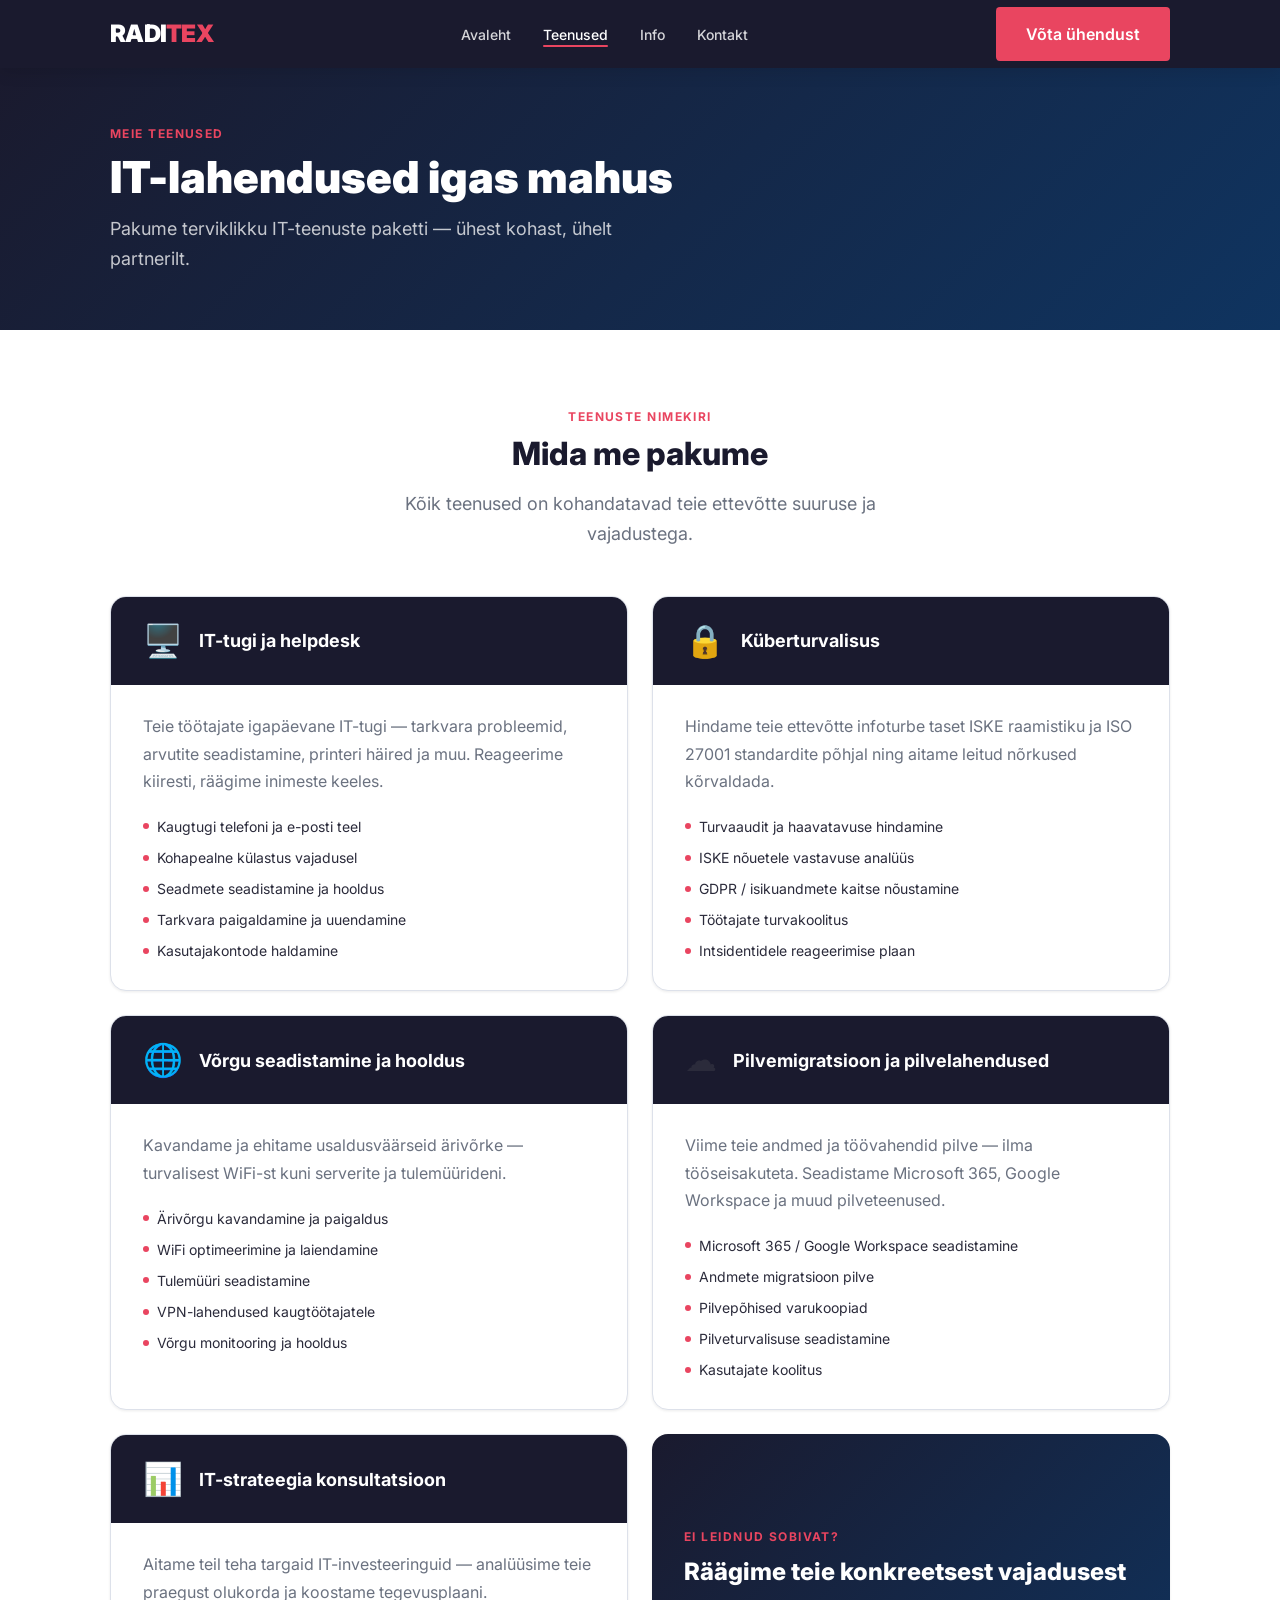
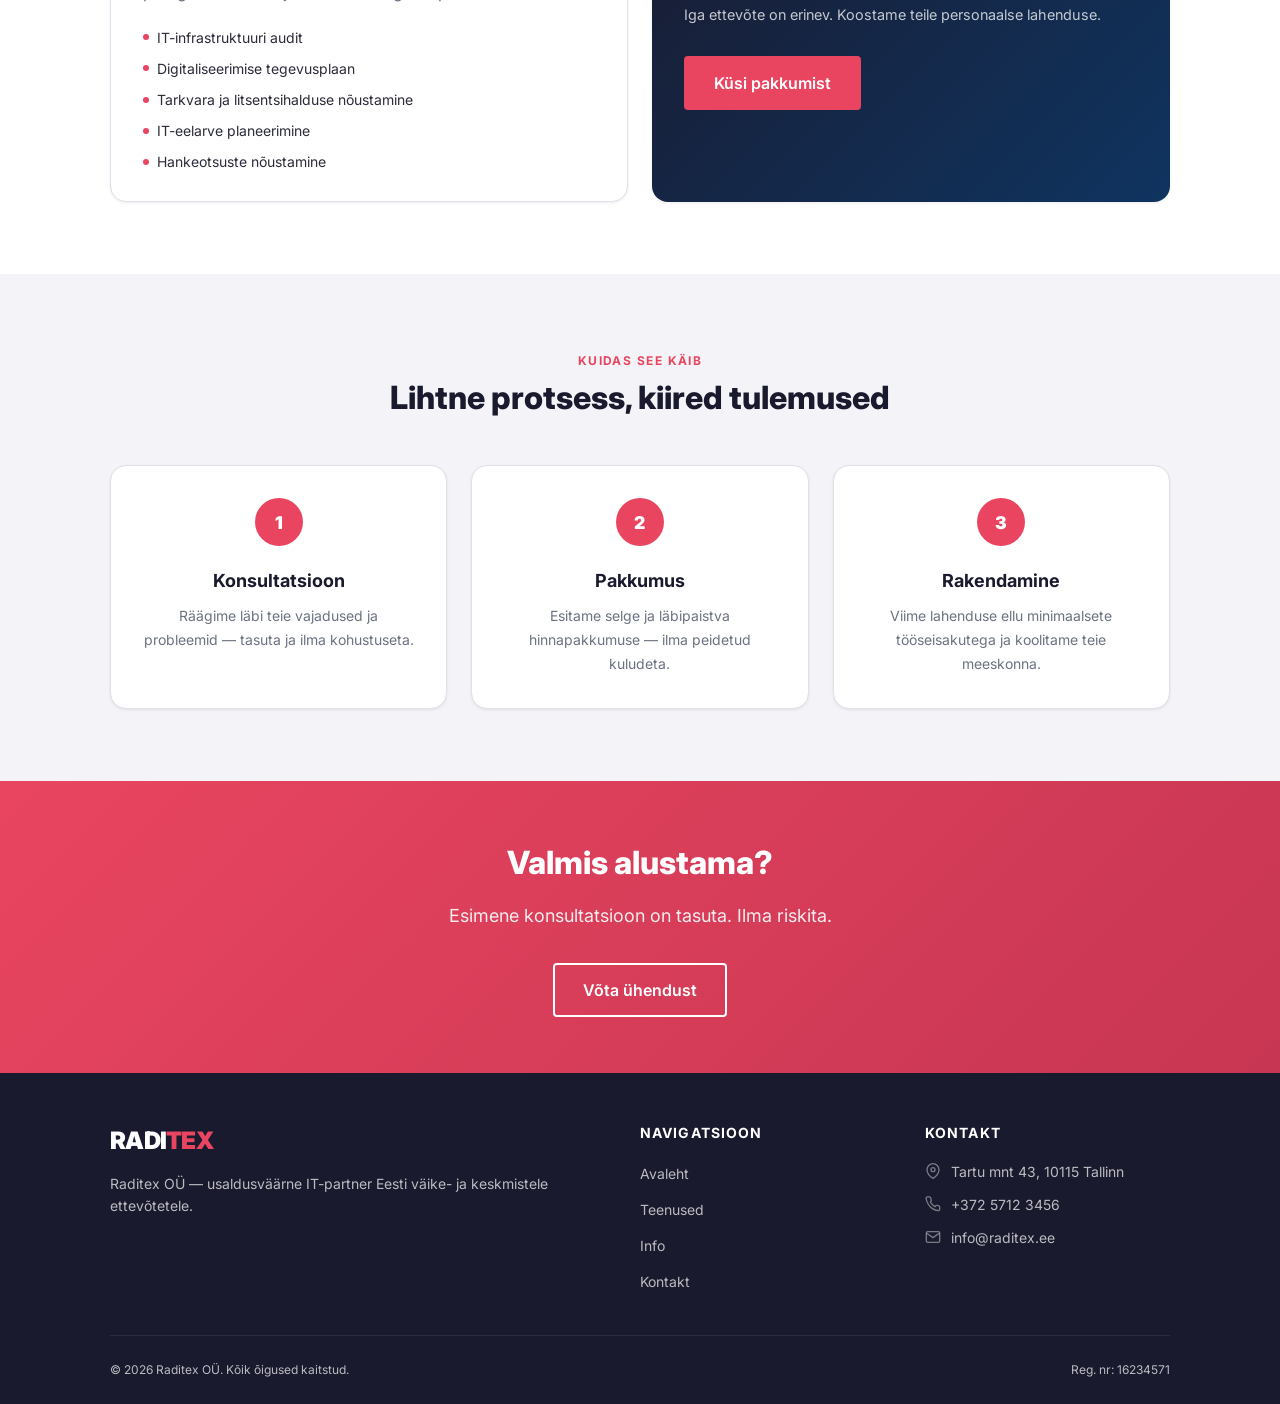
<file: teenused.html>
<!DOCTYPE html>
<html lang="et">
<head>
  <meta charset="UTF-8" />
  <meta name="viewport" content="width=device-width, initial-scale=1.0" />
  <meta name="description" content="Raditex OÜ teenused — IT-tugi, küberturvalisus, võrguseadistamine, pilvemigratsioon ja IT-strateegia konsultatsioon Eesti ettevõtetele." />
  <title>Teenused — Raditex OÜ</title>
  <link rel="preconnect" href="https://fonts.googleapis.com" />
  <link rel="preconnect" href="https://fonts.gstatic.com" crossorigin />
  <link href="https://fonts.googleapis.com/css2?family=Inter:wght@400;500;600;700;800;900&display=swap" rel="stylesheet" />
  <link rel="stylesheet" href="css/style.css" />
</head>
<body>

  <!-- ===== Navigation ===== -->
  <header>
    <nav class="nav" aria-label="Peamine navigatsioon">
      <div class="container nav__inner">
        <a href="index.html" class="nav__logo" aria-label="Raditex avaleht">RADI<span>TEX</span></a>

        <ul class="nav__links" role="list">
          <li><a href="index.html">Avaleht</a></li>
          <li><a href="teenused.html">Teenused</a></li>
          <li><a href="info.html">Info</a></li>
          <li><a href="kontakt.html">Kontakt</a></li>
        </ul>

        <a href="kontakt.html" class="btn btn-primary nav__cta">Võta ühendust</a>

        <button class="nav__hamburger" aria-label="Ava menüü" aria-expanded="false" aria-controls="mobile-menu">
          <span></span><span></span><span></span>
        </button>
      </div>

      <nav class="nav__mobile" id="mobile-menu" aria-label="Mobiilne navigatsioon">
        <a href="index.html">Avaleht</a>
        <a href="teenused.html">Teenused</a>
        <a href="info.html">Info</a>
        <a href="kontakt.html">Kontakt</a>
        <a href="kontakt.html" class="btn btn-primary">Võta ühendust</a>
      </nav>
    </nav>
  </header>

  <main>

    <!-- ===== Page Hero ===== -->
    <section class="page-hero" aria-labelledby="page-title">
      <div class="container">
        <p class="page-hero__label">Meie teenused</p>
        <h1 class="page-hero__title" id="page-title">IT-lahendused igas mahus</h1>
        <p class="page-hero__desc">Pakume terviklikku IT-teenuste paketti — ühest kohast, ühelt partnerilt.</p>
      </div>
    </section>

    <!-- ===== Services ===== -->
    <section class="section" aria-labelledby="services-heading">
      <div class="container">
        <div class="section__header section__header--center">
          <span class="section-label">Teenuste nimekiri</span>
          <h2 class="section-title" id="services-heading">Mida me pakume</h2>
          <p class="section-subtitle">Kõik teenused on kohandatavad teie ettevõtte suuruse ja vajadustega.</p>
        </div>

        <div class="grid-2" style="margin-top: 1rem;">

          <article class="service-card">
            <div class="service-card__header">
              <span class="service-card__icon" aria-hidden="true">🖥️</span>
              <h3 class="service-card__name">IT-tugi ja helpdesk</h3>
            </div>
            <div class="service-card__body">
              <p class="service-card__desc">
                Teie töötajate igapäevane IT-tugi — tarkvara probleemid, arvutite seadistamine, printeri häired ja muu. Reageerime kiiresti, räägime inimeste keeles.
              </p>
              <ul class="service-card__list" aria-label="Teenuse sisu">
                <li>Kaugtugi telefoni ja e-posti teel</li>
                <li>Kohapealne külastus vajadusel</li>
                <li>Seadmete seadistamine ja hooldus</li>
                <li>Tarkvara paigaldamine ja uuendamine</li>
                <li>Kasutajakontode haldamine</li>
              </ul>
            </div>
          </article>

          <article class="service-card">
            <div class="service-card__header">
              <span class="service-card__icon" aria-hidden="true">🔒</span>
              <h3 class="service-card__name">Küberturvalisus</h3>
            </div>
            <div class="service-card__body">
              <p class="service-card__desc">
                Hindame teie ettevõtte infoturbe taset ISKE raamistiku ja ISO 27001 standardite põhjal ning aitame leitud nõrkused kõrvaldada.
              </p>
              <ul class="service-card__list" aria-label="Teenuse sisu">
                <li>Turvaaudit ja haavatavuse hindamine</li>
                <li>ISKE nõuetele vastavuse analüüs</li>
                <li>GDPR / isikuandmete kaitse nõustamine</li>
                <li>Töötajate turvakoolitus</li>
                <li>Intsidentidele reageerimise plaan</li>
              </ul>
            </div>
          </article>

          <article class="service-card">
            <div class="service-card__header">
              <span class="service-card__icon" aria-hidden="true">🌐</span>
              <h3 class="service-card__name">Võrgu seadistamine ja hooldus</h3>
            </div>
            <div class="service-card__body">
              <p class="service-card__desc">
                Kavandame ja ehitame usaldusväärseid ärivõrke — turvalisest WiFi-st kuni serverite ja tulemüürideni.
              </p>
              <ul class="service-card__list" aria-label="Teenuse sisu">
                <li>Ärivõrgu kavandamine ja paigaldus</li>
                <li>WiFi optimeerimine ja laiendamine</li>
                <li>Tulemüüri seadistamine</li>
                <li>VPN-lahendused kaugtöötajatele</li>
                <li>Võrgu monitooring ja hooldus</li>
              </ul>
            </div>
          </article>

          <article class="service-card">
            <div class="service-card__header">
              <span class="service-card__icon" aria-hidden="true">☁️</span>
              <h3 class="service-card__name">Pilvemigratsioon ja pilvelahendused</h3>
            </div>
            <div class="service-card__body">
              <p class="service-card__desc">
                Viime teie andmed ja töövahendid pilve — ilma tööseisakuteta. Seadistame Microsoft 365, Google Workspace ja muud pilveteenused.
              </p>
              <ul class="service-card__list" aria-label="Teenuse sisu">
                <li>Microsoft 365 / Google Workspace seadistamine</li>
                <li>Andmete migratsioon pilve</li>
                <li>Pilvepõhised varukoopiad</li>
                <li>Pilveturvalisuse seadistamine</li>
                <li>Kasutajate koolitus</li>
              </ul>
            </div>
          </article>

          <article class="service-card">
            <div class="service-card__header">
              <span class="service-card__icon" aria-hidden="true">📊</span>
              <h3 class="service-card__name">IT-strateegia konsultatsioon</h3>
            </div>
            <div class="service-card__body">
              <p class="service-card__desc">
                Aitame teil teha targaid IT-investeeringuid — analüüsime teie praegust olukorda ja koostame tegevusplaani.
              </p>
              <ul class="service-card__list" aria-label="Teenuse sisu">
                <li>IT-infrastruktuuri audit</li>
                <li>Digitaliseerimise tegevusplaan</li>
                <li>Tarkvara ja litsentsihalduse nõustamine</li>
                <li>IT-eelarve planeerimine</li>
                <li>Hankeotsuste nõustamine</li>
              </ul>
            </div>
          </article>

          <!-- CTA card -->
          <div class="service-card" style="background: linear-gradient(135deg, var(--color-primary) 0%, var(--color-accent) 100%); border: none; display: flex; flex-direction: column; justify-content: center; align-items: flex-start; padding: 2rem;">
            <p style="font-size: 0.75rem; font-weight: 700; letter-spacing: 0.12em; text-transform: uppercase; color: var(--color-highlight); margin-bottom: 0.75rem;">Ei leidnud sobivat?</p>
            <h3 style="font-size: 1.5rem; font-weight: 800; color: var(--color-white); margin-bottom: 1rem; line-height: 1.2;">Räägime teie konkreetsest vajadusest</h3>
            <p style="color: rgba(255,255,255,0.75); font-size: 0.9rem; margin-bottom: 1.75rem; line-height: 1.7;">Iga ettevõte on erinev. Koostame teile personaalse lahenduse.</p>
            <a href="kontakt.html" class="btn btn-primary">Küsi pakkumist</a>
          </div>

        </div>
      </div>
    </section>

    <!-- ===== Process ===== -->
    <section class="section section--light" aria-labelledby="process-heading">
      <div class="container">
        <div class="section__header section__header--center">
          <span class="section-label">Kuidas see käib</span>
          <h2 class="section-title" id="process-heading">Lihtne protsess, kiired tulemused</h2>
        </div>

        <div class="grid-3">
          <article class="card" style="text-align: center;">
            <div style="width: 48px; height: 48px; background: var(--color-highlight); border-radius: 50%; display: flex; align-items: center; justify-content: center; margin: 0 auto 1.25rem; color: var(--color-white); font-weight: 900; font-size: 1.1rem;">1</div>
            <h3 class="card__title">Konsultatsioon</h3>
            <p class="card__text">Räägime läbi teie vajadused ja probleemid — tasuta ja ilma kohustuseta.</p>
          </article>

          <article class="card" style="text-align: center;">
            <div style="width: 48px; height: 48px; background: var(--color-highlight); border-radius: 50%; display: flex; align-items: center; justify-content: center; margin: 0 auto 1.25rem; color: var(--color-white); font-weight: 900; font-size: 1.1rem;">2</div>
            <h3 class="card__title">Pakkumus</h3>
            <p class="card__text">Esitame selge ja läbipaistva hinnapakkumuse — ilma peidetud kuludeta.</p>
          </article>

          <article class="card" style="text-align: center;">
            <div style="width: 48px; height: 48px; background: var(--color-highlight); border-radius: 50%; display: flex; align-items: center; justify-content: center; margin: 0 auto 1.25rem; color: var(--color-white); font-weight: 900; font-size: 1.1rem;">3</div>
            <h3 class="card__title">Rakendamine</h3>
            <p class="card__text">Viime lahenduse ellu minimaalsete tööseisakutega ja koolitame teie meeskonna.</p>
          </article>
        </div>
      </div>
    </section>

    <!-- ===== CTA ===== -->
    <section class="cta-banner" aria-labelledby="cta-heading">
      <div class="container">
        <h2 class="cta-banner__title" id="cta-heading">Valmis alustama?</h2>
        <p class="cta-banner__text">Esimene konsultatsioon on tasuta. Ilma riskita.</p>
        <a href="kontakt.html" class="btn btn-outline">Võta ühendust</a>
      </div>
    </section>

  </main>

  <!-- ===== Footer ===== -->
  <footer class="footer" aria-label="Jalus">
    <div class="container">
      <div class="footer__grid">
        <div>
          <div class="footer__logo">RADI<span>TEX</span></div>
          <p class="footer__tagline">Raditex OÜ — usaldusväärne IT-partner Eesti väike- ja keskmistele ettevõtetele.</p>
        </div>

        <div>
          <p class="footer__heading">Navigatsioon</p>
          <ul class="footer__links">
            <li><a href="index.html">Avaleht</a></li>
            <li><a href="teenused.html">Teenused</a></li>
            <li><a href="info.html">Info</a></li>
            <li><a href="kontakt.html">Kontakt</a></li>
          </ul>
        </div>

        <div>
          <p class="footer__heading">Kontakt</p>
          <div class="footer__contact-item">
            <svg width="16" height="16" viewBox="0 0 24 24" fill="none" stroke="currentColor" stroke-width="2" aria-hidden="true"><path d="M21 10c0 7-9 13-9 13s-9-6-9-13a9 9 0 0 1 18 0z"/><circle cx="12" cy="10" r="3"/></svg>
            <span>Tartu mnt 43, 10115 Tallinn</span>
          </div>
          <div class="footer__contact-item">
            <svg width="16" height="16" viewBox="0 0 24 24" fill="none" stroke="currentColor" stroke-width="2" aria-hidden="true"><path d="M22 16.92v3a2 2 0 0 1-2.18 2 19.79 19.79 0 0 1-8.63-3.07A19.5 19.5 0 0 1 4.69 12a19.79 19.79 0 0 1-3.07-8.67A2 2 0 0 1 3.6 1.27h3a2 2 0 0 1 2 1.72 12.84 12.84 0 0 0 .7 2.81 2 2 0 0 1-.45 2.11L8.09 9a16 16 0 0 0 6.91 6.91l1.27-1.27a2 2 0 0 1 2.11-.45 12.84 12.84 0 0 0 2.81.7A2 2 0 0 1 22 16.92z"/></svg>
            <span>+372 5712 3456</span>
          </div>
          <div class="footer__contact-item">
            <svg width="16" height="16" viewBox="0 0 24 24" fill="none" stroke="currentColor" stroke-width="2" aria-hidden="true"><path d="M4 4h16c1.1 0 2 .9 2 2v12c0 1.1-.9 2-2 2H4c-1.1 0-2-.9-2-2V6c0-1.1.9-2 2-2z"/><polyline points="22,6 12,13 2,6"/></svg>
            <span>info@raditex.ee</span>
          </div>
        </div>
      </div>

      <div class="footer__bottom">
        <span>© 2026 Raditex OÜ. Kõik õigused kaitstud.</span>
        <span>Reg. nr: 16234571</span>
      </div>
    </div>
  </footer>

  <script src="js/main.js"></script>
</body>
</html>
</file>
<file: css/style.css>
/* =========================================
   Raditex — Global Stylesheet
   Mobile-first, CSS variables throughout
   ========================================= */

/* ----- Variables ----- */
:root {
  --color-primary:    #1a1a2e;
  --color-accent:     #0f3460;
  --color-highlight:  #e94560;
  --color-white:      #ffffff;
  --color-light:      #f4f4f8;
  --color-border:     #dde1ea;
  --color-text:       #2b2b3b;
  --color-muted:      #6b7280;

  --font-base: 'Inter', system-ui, -apple-system, sans-serif;

  --size-xs:  0.75rem;
  --size-sm:  0.875rem;
  --size-md:  1rem;
  --size-lg:  1.125rem;
  --size-xl:  1.5rem;
  --size-2xl: 2rem;
  --size-3xl: 2.75rem;
  --size-4xl: 3.5rem;

  --radius-sm: 4px;
  --radius-md: 8px;
  --radius-lg: 16px;

  --shadow-sm: 0 1px 3px rgba(0,0,0,.08);
  --shadow-md: 0 4px 16px rgba(0,0,0,.10);
  --shadow-lg: 0 8px 32px rgba(0,0,0,.14);

  --transition: 0.2s ease;

  --max-width: 1100px;
  --nav-height: 68px;
}

/* ----- Reset & Base ----- */
*, *::before, *::after {
  box-sizing: border-box;
  margin: 0;
  padding: 0;
}

html {
  scroll-behavior: smooth;
}

body {
  font-family: var(--font-base);
  font-size: var(--size-md);
  color: var(--color-text);
  background: var(--color-white);
  line-height: 1.65;
  -webkit-font-smoothing: antialiased;
}

img {
  max-width: 100%;
  display: block;
}

a {
  color: inherit;
  text-decoration: none;
}

ul {
  list-style: none;
}

/* ----- Utility ----- */
.container {
  width: 100%;
  max-width: var(--max-width);
  margin-inline: auto;
  padding-inline: 1.25rem;
}

.btn {
  display: inline-block;
  padding: 0.75rem 1.75rem;
  border-radius: var(--radius-sm);
  font-size: var(--size-md);
  font-weight: 600;
  cursor: pointer;
  border: 2px solid transparent;
  transition: background var(--transition), color var(--transition), border-color var(--transition);
  text-align: center;
}

.btn-primary {
  background: var(--color-highlight);
  color: var(--color-white);
}

.btn-primary:hover {
  background: #c73652;
}

.btn-outline {
  background: transparent;
  color: var(--color-white);
  border-color: var(--color-white);
}

.btn-outline:hover {
  background: var(--color-white);
  color: var(--color-primary);
}

.btn-outline-dark {
  background: transparent;
  color: var(--color-primary);
  border-color: var(--color-primary);
}

.btn-outline-dark:hover {
  background: var(--color-primary);
  color: var(--color-white);
}

.section-label {
  display: inline-block;
  font-size: var(--size-xs);
  font-weight: 700;
  letter-spacing: 0.12em;
  text-transform: uppercase;
  color: var(--color-highlight);
  margin-bottom: 0.5rem;
}

.section-title {
  font-size: var(--size-2xl);
  font-weight: 800;
  color: var(--color-primary);
  line-height: 1.2;
  margin-bottom: 1rem;
}

.section-subtitle {
  font-size: var(--size-lg);
  color: var(--color-muted);
  max-width: 560px;
}

/* ----- Navigation ----- */
.nav {
  position: sticky;
  top: 0;
  z-index: 100;
  background: var(--color-primary);
  height: var(--nav-height);
  box-shadow: var(--shadow-md);
}

.nav__inner {
  display: flex;
  align-items: center;
  justify-content: space-between;
  height: 100%;
}

.nav__logo {
  font-size: var(--size-xl);
  font-weight: 900;
  letter-spacing: -0.03em;
  color: var(--color-white);
}

.nav__logo span {
  color: var(--color-highlight);
}

.nav__links {
  display: none;
  gap: 2rem;
  align-items: center;
}

.nav__links a {
  color: rgba(255,255,255,0.82);
  font-size: var(--size-sm);
  font-weight: 500;
  transition: color var(--transition);
}

.nav__links a:hover,
.nav__links a.active {
  color: var(--color-white);
}

.nav__links a.active {
  position: relative;
}

.nav__links a.active::after {
  content: '';
  position: absolute;
  bottom: -4px;
  left: 0;
  right: 0;
  height: 2px;
  background: var(--color-highlight);
  border-radius: 2px;
}

.nav__cta {
  display: none;
}

/* Hamburger */
.nav__hamburger {
  display: flex;
  flex-direction: column;
  gap: 5px;
  cursor: pointer;
  padding: 4px;
  background: none;
  border: none;
  aria-label: "Menüü";
}

.nav__hamburger span {
  display: block;
  width: 24px;
  height: 2px;
  background: var(--color-white);
  border-radius: 2px;
  transition: transform var(--transition), opacity var(--transition);
}

.nav__hamburger.open span:nth-child(1) { transform: translateY(7px) rotate(45deg); }
.nav__hamburger.open span:nth-child(2) { opacity: 0; }
.nav__hamburger.open span:nth-child(3) { transform: translateY(-7px) rotate(-45deg); }

/* Mobile menu */
.nav__mobile {
  display: none;
  flex-direction: column;
  background: var(--color-accent);
  padding: 1.5rem 1.25rem;
  gap: 1.25rem;
  position: absolute;
  top: var(--nav-height);
  left: 0;
  right: 0;
  box-shadow: var(--shadow-lg);
}

.nav__mobile.open {
  display: flex;
}

.nav__mobile a {
  color: rgba(255,255,255,0.88);
  font-size: var(--size-lg);
  font-weight: 500;
  transition: color var(--transition);
}

.nav__mobile a:hover,
.nav__mobile a.active {
  color: var(--color-white);
}

.nav__mobile .btn {
  align-self: flex-start;
}

/* ----- Hero ----- */
.hero {
  background: linear-gradient(135deg, var(--color-primary) 0%, var(--color-accent) 100%);
  padding: 5rem 0 4rem;
  color: var(--color-white);
  position: relative;
  overflow: hidden;
}

.hero::before {
  content: '';
  position: absolute;
  inset: 0;
  background: url("data:image/svg+xml,%3Csvg width='60' height='60' viewBox='0 0 60 60' xmlns='http://www.w3.org/2000/svg'%3E%3Cg fill='none' fill-rule='evenodd'%3E%3Cg fill='%23ffffff' fill-opacity='0.03'%3E%3Cpath d='M36 34v-4h-2v4h-4v2h4v4h2v-4h4v-2h-4zm0-30V0h-2v4h-4v2h4v4h2V6h4V4h-4zM6 34v-4H4v4H0v2h4v4h2v-4h4v-2H6zM6 4V0H4v4H0v2h4v4h2V6h4V4H6z'/%3E%3C/g%3E%3C/g%3E%3C/svg%3E");
  pointer-events: none;
}

.hero__content {
  position: relative;
  max-width: 680px;
}

.hero__badge {
  display: inline-flex;
  align-items: center;
  gap: 0.5rem;
  background: rgba(233,69,96,0.18);
  border: 1px solid rgba(233,69,96,0.4);
  color: #f28fa0;
  padding: 0.35rem 0.9rem;
  border-radius: 50px;
  font-size: var(--size-xs);
  font-weight: 600;
  letter-spacing: 0.08em;
  text-transform: uppercase;
  margin-bottom: 1.5rem;
}

.hero__title {
  font-size: var(--size-3xl);
  font-weight: 900;
  line-height: 1.1;
  margin-bottom: 1.25rem;
}

.hero__title em {
  font-style: normal;
  color: var(--color-highlight);
}

.hero__desc {
  font-size: var(--size-lg);
  color: rgba(255,255,255,0.78);
  margin-bottom: 2rem;
  line-height: 1.7;
}

.hero__actions {
  display: flex;
  flex-wrap: wrap;
  gap: 1rem;
}

/* ----- Cards ----- */
.card {
  background: var(--color-white);
  border: 1px solid var(--color-border);
  border-radius: var(--radius-lg);
  padding: 2rem;
  box-shadow: var(--shadow-sm);
  transition: box-shadow var(--transition), transform var(--transition);
}

.card:hover {
  box-shadow: var(--shadow-md);
  transform: translateY(-3px);
}

.card__icon {
  width: 48px;
  height: 48px;
  background: rgba(233,69,96,0.1);
  border-radius: var(--radius-md);
  display: flex;
  align-items: center;
  justify-content: center;
  margin-bottom: 1.25rem;
  font-size: 1.5rem;
}

.card__title {
  font-size: var(--size-lg);
  font-weight: 700;
  color: var(--color-primary);
  margin-bottom: 0.5rem;
}

.card__text {
  color: var(--color-muted);
  font-size: var(--size-sm);
  line-height: 1.7;
}

/* ----- Grid layouts ----- */
.grid-3 {
  display: grid;
  grid-template-columns: 1fr;
  gap: 1.5rem;
}

.grid-2 {
  display: grid;
  grid-template-columns: 1fr;
  gap: 1.5rem;
}

/* ----- Sections ----- */
.section {
  padding: 4.5rem 0;
}

.section--light {
  background: var(--color-light);
}

.section--dark {
  background: var(--color-primary);
  color: var(--color-white);
}

.section__header {
  margin-bottom: 3rem;
}

.section__header--center {
  text-align: center;
}

.section__header--center .section-subtitle {
  margin-inline: auto;
}

/* ----- Why us / stats ----- */
.stats {
  display: grid;
  grid-template-columns: repeat(2, 1fr);
  gap: 1.5rem;
}

.stat {
  text-align: center;
  padding: 1.5rem 1rem;
}

.stat__number {
  font-size: var(--size-3xl);
  font-weight: 900;
  color: var(--color-highlight);
  line-height: 1;
  display: block;
}

.stat__label {
  font-size: var(--size-sm);
  color: var(--color-muted);
  margin-top: 0.25rem;
}

/* ----- CTA Banner ----- */
.cta-banner {
  background: linear-gradient(135deg, var(--color-highlight) 0%, #c73652 100%);
  padding: 3.5rem 0;
  color: var(--color-white);
  text-align: center;
}

.cta-banner__title {
  font-size: var(--size-2xl);
  font-weight: 800;
  margin-bottom: 0.75rem;
}

.cta-banner__text {
  font-size: var(--size-lg);
  opacity: 0.9;
  margin-bottom: 2rem;
}

/* ----- Footer ----- */
.footer {
  background: var(--color-primary);
  color: rgba(255,255,255,0.7);
  padding: 3rem 0 1.5rem;
}

.footer__grid {
  display: grid;
  grid-template-columns: 1fr;
  gap: 2.5rem;
  margin-bottom: 2.5rem;
}

.footer__logo {
  font-size: var(--size-xl);
  font-weight: 900;
  color: var(--color-white);
  letter-spacing: -0.03em;
  margin-bottom: 0.75rem;
}

.footer__logo span {
  color: var(--color-highlight);
}

.footer__tagline {
  font-size: var(--size-sm);
  line-height: 1.6;
}

.footer__heading {
  font-size: var(--size-sm);
  font-weight: 700;
  color: var(--color-white);
  text-transform: uppercase;
  letter-spacing: 0.08em;
  margin-bottom: 1rem;
}

.footer__links {
  display: flex;
  flex-direction: column;
  gap: 0.6rem;
}

.footer__links a {
  font-size: var(--size-sm);
  transition: color var(--transition);
}

.footer__links a:hover {
  color: var(--color-white);
}

.footer__contact-item {
  display: flex;
  align-items: flex-start;
  gap: 0.6rem;
  font-size: var(--size-sm);
  margin-bottom: 0.6rem;
}

.footer__contact-item svg {
  flex-shrink: 0;
  margin-top: 3px;
  opacity: 0.6;
}

.footer__bottom {
  border-top: 1px solid rgba(255,255,255,0.08);
  padding-top: 1.5rem;
  display: flex;
  flex-direction: column;
  gap: 0.5rem;
  font-size: var(--size-xs);
  text-align: center;
}

/* ----- Page header (inner pages) ----- */
.page-hero {
  background: linear-gradient(135deg, var(--color-primary) 0%, var(--color-accent) 100%);
  padding: 3.5rem 0;
  color: var(--color-white);
}

.page-hero__label {
  font-size: var(--size-xs);
  font-weight: 700;
  letter-spacing: 0.12em;
  text-transform: uppercase;
  color: var(--color-highlight);
  margin-bottom: 0.5rem;
}

.page-hero__title {
  font-size: var(--size-3xl);
  font-weight: 900;
  line-height: 1.15;
  margin-bottom: 0.75rem;
}

.page-hero__desc {
  font-size: var(--size-lg);
  color: rgba(255,255,255,0.75);
  max-width: 560px;
}

/* ----- Service detail cards ----- */
.service-card {
  background: var(--color-white);
  border: 1px solid var(--color-border);
  border-radius: var(--radius-lg);
  overflow: hidden;
  box-shadow: var(--shadow-sm);
  transition: box-shadow var(--transition), transform var(--transition);
}

.service-card:hover {
  box-shadow: var(--shadow-md);
  transform: translateY(-3px);
}

.service-card__header {
  background: var(--color-primary);
  padding: 1.75rem 2rem;
  display: flex;
  align-items: center;
  gap: 1rem;
}

.service-card__icon {
  font-size: 2rem;
  line-height: 1;
}

.service-card__name {
  font-size: var(--size-lg);
  font-weight: 700;
  color: var(--color-white);
}

.service-card__body {
  padding: 1.75rem 2rem;
}

.service-card__desc {
  color: var(--color-muted);
  margin-bottom: 1.25rem;
  line-height: 1.7;
}

.service-card__list {
  display: flex;
  flex-direction: column;
  gap: 0.5rem;
}

.service-card__list li {
  display: flex;
  align-items: center;
  gap: 0.5rem;
  font-size: var(--size-sm);
  color: var(--color-text);
}

.service-card__list li::before {
  content: '';
  width: 6px;
  height: 6px;
  border-radius: 50%;
  background: var(--color-highlight);
  flex-shrink: 0;
}

/* ----- Contact form ----- */
.contact-grid {
  display: grid;
  grid-template-columns: 1fr;
  gap: 3rem;
}

.contact-info__item {
  display: flex;
  align-items: flex-start;
  gap: 1rem;
  margin-bottom: 1.75rem;
}

.contact-info__icon {
  width: 44px;
  height: 44px;
  background: rgba(233,69,96,0.1);
  border-radius: var(--radius-md);
  display: flex;
  align-items: center;
  justify-content: center;
  font-size: 1.2rem;
  flex-shrink: 0;
}

.contact-info__label {
  font-size: var(--size-xs);
  font-weight: 700;
  text-transform: uppercase;
  letter-spacing: 0.08em;
  color: var(--color-highlight);
  margin-bottom: 0.2rem;
}

.contact-info__value {
  font-size: var(--size-md);
  font-weight: 600;
  color: var(--color-primary);
}

.contact-info__sub {
  font-size: var(--size-sm);
  color: var(--color-muted);
}

.form {
  display: flex;
  flex-direction: column;
  gap: 1.25rem;
}

.form-group {
  display: flex;
  flex-direction: column;
  gap: 0.4rem;
}

.form-row {
  display: grid;
  grid-template-columns: 1fr;
  gap: 1.25rem;
}

.form label {
  font-size: var(--size-sm);
  font-weight: 600;
  color: var(--color-primary);
}

.form input,
.form select,
.form textarea {
  font-family: var(--font-base);
  font-size: var(--size-md);
  color: var(--color-text);
  background: var(--color-light);
  border: 1.5px solid var(--color-border);
  border-radius: var(--radius-md);
  padding: 0.75rem 1rem;
  width: 100%;
  transition: border-color var(--transition), box-shadow var(--transition);
  outline: none;
}

.form input:focus,
.form select:focus,
.form textarea:focus {
  border-color: var(--color-accent);
  box-shadow: 0 0 0 3px rgba(15,52,96,0.1);
}

.form textarea {
  resize: vertical;
  min-height: 140px;
}

.form-note {
  font-size: var(--size-xs);
  color: var(--color-muted);
  margin-top: -0.5rem;
}

/* ----- About / Info page ----- */
.team-card {
  background: var(--color-white);
  border: 1px solid var(--color-border);
  border-radius: var(--radius-lg);
  padding: 2rem;
  text-align: center;
  box-shadow: var(--shadow-sm);
}

.team-card__avatar {
  width: 72px;
  height: 72px;
  background: var(--color-accent);
  border-radius: 50%;
  display: flex;
  align-items: center;
  justify-content: center;
  font-size: 1.75rem;
  margin: 0 auto 1rem;
  color: var(--color-white);
}

.team-card__name {
  font-size: var(--size-lg);
  font-weight: 700;
  color: var(--color-primary);
  margin-bottom: 0.25rem;
}

.team-card__role {
  font-size: var(--size-sm);
  color: var(--color-highlight);
  font-weight: 600;
  margin-bottom: 0.75rem;
}

.team-card__bio {
  font-size: var(--size-sm);
  color: var(--color-muted);
  line-height: 1.65;
}

.value-item {
  display: flex;
  gap: 1rem;
  align-items: flex-start;
  margin-bottom: 2rem;
}

.value-item__icon {
  font-size: 1.75rem;
  line-height: 1;
  flex-shrink: 0;
  margin-top: 2px;
}

.value-item__title {
  font-size: var(--size-lg);
  font-weight: 700;
  color: var(--color-primary);
  margin-bottom: 0.3rem;
}

.value-item__text {
  color: var(--color-muted);
  font-size: var(--size-sm);
  line-height: 1.65;
}

/* =========================================
   Responsive — Tablet (≥640px)
   ========================================= */
@media (min-width: 640px) {
  .grid-3 {
    grid-template-columns: repeat(2, 1fr);
  }

  .stats {
    grid-template-columns: repeat(4, 1fr);
  }

  .form-row {
    grid-template-columns: 1fr 1fr;
  }

  .footer__grid {
    grid-template-columns: repeat(2, 1fr);
  }
}

/* =========================================
   Responsive — Desktop (≥960px)
   ========================================= */
@media (min-width: 960px) {
  .nav__links {
    display: flex;
  }

  .nav__cta {
    display: inline-block;
  }

  .nav__hamburger {
    display: none;
  }

  .hero {
    padding: 7rem 0 6rem;
  }

  .hero__title {
    font-size: var(--size-4xl);
  }

  .grid-3 {
    grid-template-columns: repeat(3, 1fr);
  }

  .grid-2 {
    grid-template-columns: repeat(2, 1fr);
  }

  .contact-grid {
    grid-template-columns: 1fr 1.6fr;
  }

  .footer__grid {
    grid-template-columns: 2fr 1fr 1fr;
  }

  .footer__bottom {
    flex-direction: row;
    justify-content: space-between;
    text-align: left;
  }
}
</file>
